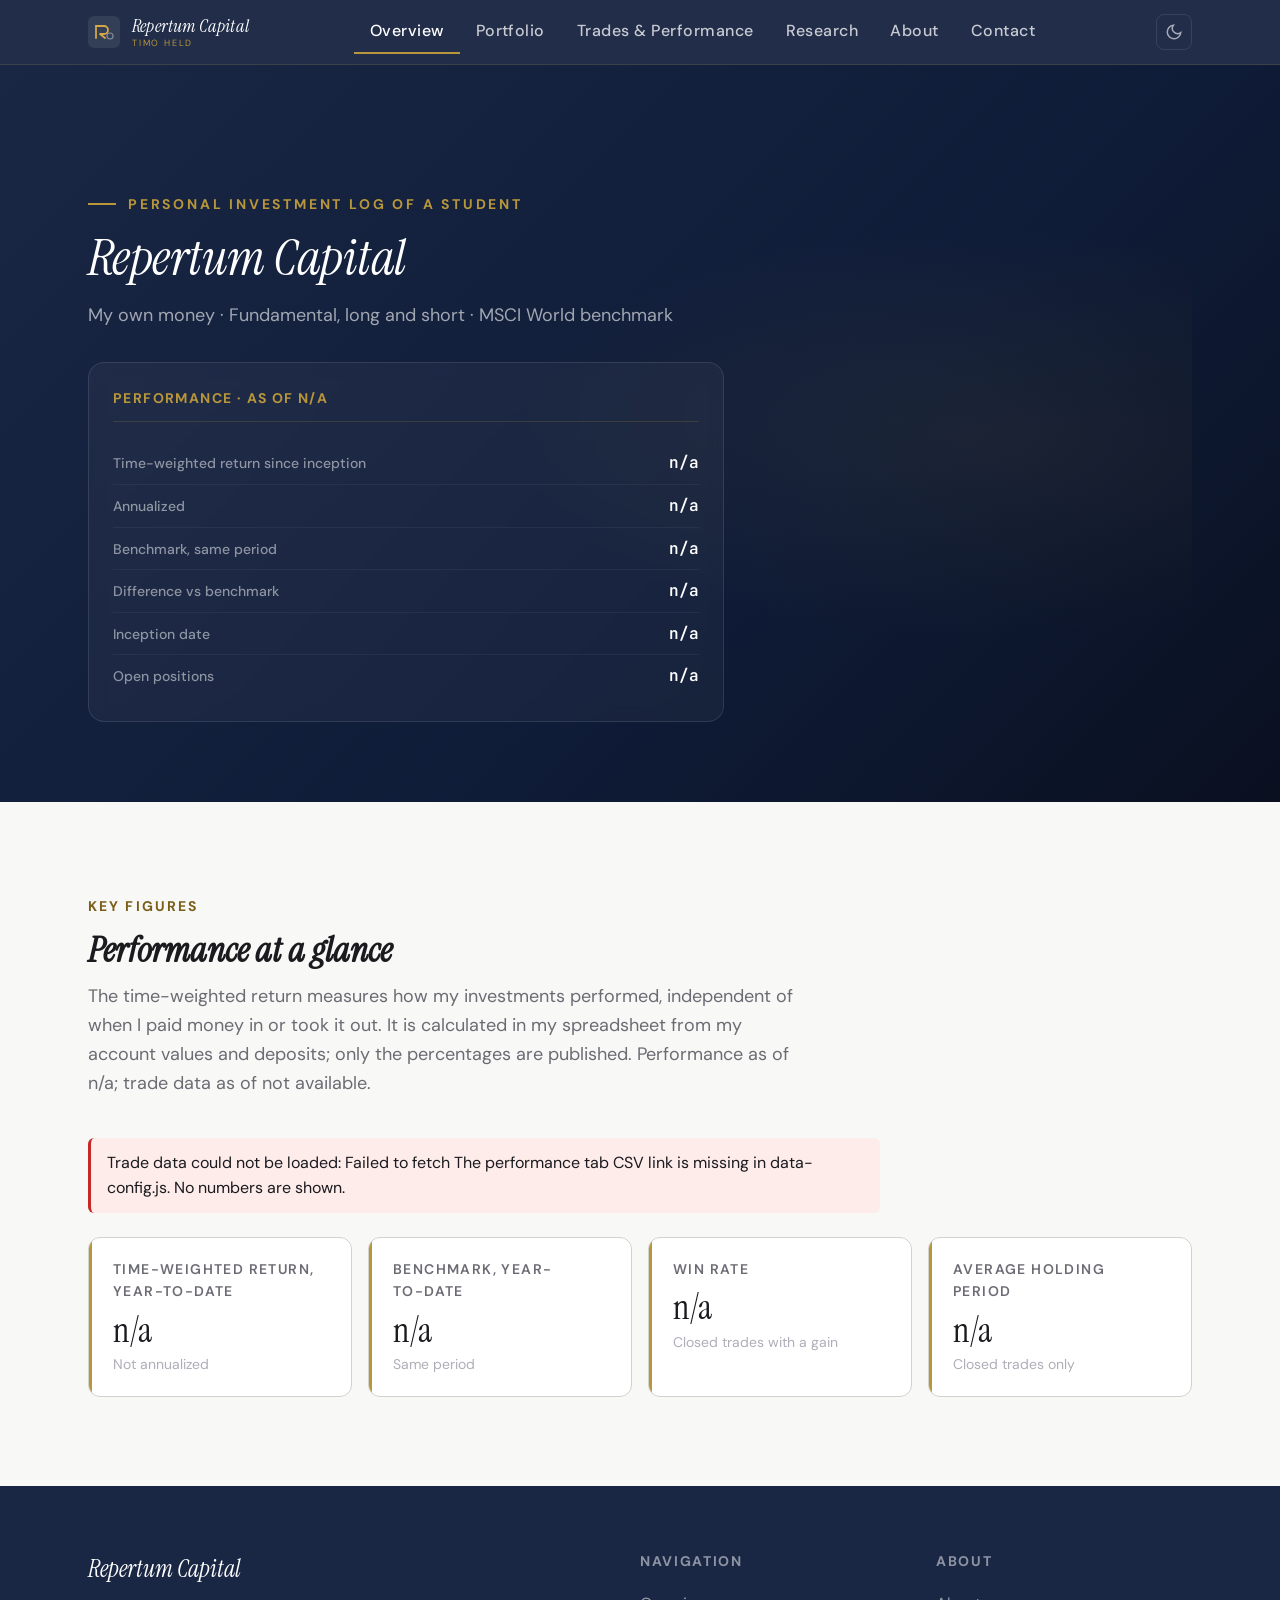
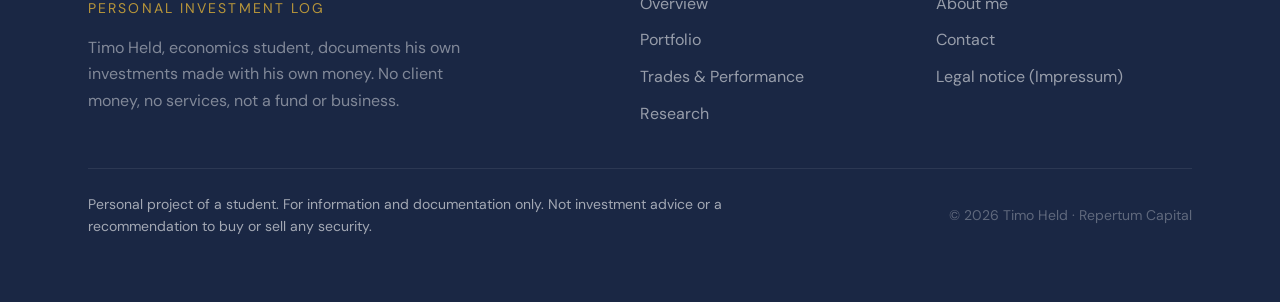
<file: index.html>
<!DOCTYPE html>
<html lang="en" data-theme="light">
<head>
  <meta charset="UTF-8" />
  <meta name="viewport" content="width=device-width, initial-scale=1.0" />
  <title>Overview | Repertum Capital</title>
  <meta name="description" content="Repertum Capital: the personal investment log of an economics student who invests his own money. Not investment advice." />
  <link rel="preconnect" href="https://fonts.googleapis.com" />
  <link rel="preconnect" href="https://fonts.gstatic.com" crossorigin />
  <link href="https://fonts.googleapis.com/css2?family=Instrument+Serif:ital@0;1&family=DM+Sans:wght@300;400;500;700&family=JetBrains+Mono:wght@400;600&display=swap" rel="stylesheet" />
  <link rel="stylesheet" href="style.css" />
</head>
<body>
  <nav class="nav" role="navigation" aria-label="Main navigation">
    <div class="container">
      <div class="nav__inner">
        <a href="index.html" class="nav__logo">
          <svg width="32" height="32" viewBox="0 0 32 32" fill="none">
           <rect width="32" height="32" rx="6" fill="rgba(255,255,255,0.08)"/>
            <path d="M8 22V10h8a4 4 0 0 1 0 8h-4l5 4" stroke="#D4A847" stroke-width="1.8" stroke-linecap="round" stroke-linejoin="round" fill="none"/>
            <path d="M8 10h8" stroke="#D4A847" stroke-width="1.8" stroke-linecap="round" fill="none"/>
            <circle cx="22" cy="20" r="3" stroke="rgba(255,255,255,0.4)" stroke-width="1.2" fill="none"/>
          </svg>
          <span class="nav__logo-text">Repertum Capital<span class="nav__logo-sub">Timo Held</span></span>
        </a>

        <ul class="nav__links" role="list">
          <li><a href="index.html">Overview</a></li>
          <li><a href="portfolio.html">Portfolio</a></li>
          <li><a href="trades.html">Trades & Performance</a></li>
          <li><a href="research.html">Research</a></li>
          <li><a href="about.html">About</a></li>
          <li><a href="contact.html">Contact</a></li>
        </ul>

        <div class="nav__actions">
          <button class="theme-toggle" data-theme-toggle aria-label="Toggle theme"></button>
          <button class="nav__hamburger" aria-label="Open menu" aria-expanded="false">
            <span></span><span></span><span></span>
          </button>
        </div>
      </div>
    </div>

    <nav class="nav__mobile" aria-label="Mobile navigation">
      <a href="index.html">Overview</a>
      <a href="portfolio.html">Portfolio</a>
      <a href="trades.html">Trades & Performance</a>
      <a href="research.html">Research</a>
      <a href="about.html">About</a>
      <a href="contact.html">Contact</a>
    </nav>
  </nav>

  <section class="section--hero">
  <div class="container">
    <div class="hero">
      <div class="hero-grid">
        <div>
          <p class="hero-eyebrow">Personal investment log of a student</p>

          <h1 class="hero__title animate-fade-up">
            Repertum Capital
          </h1>

          <p class="hero__tagline animate-fade-up animate-delay-1">
            My own money · Fundamental, long and short · MSCI World benchmark
          </p>

        <div class="overview-card" style="margin-top: var(--space-8);">
          <p class="overview-card__header">Performance · as of <span data-performance-as-of>loading…</span></p>
          <div class="overview-stat"><span class="overview-stat__label">Time-weighted return since inception</span><span class="overview-stat__value" id="snapshotTwr" data-metric>…</span></div>
          <div class="overview-stat"><span class="overview-stat__label">Annualized</span><span class="overview-stat__value" id="snapshotTwrAnnualized" data-metric>…</span></div>
          <div class="overview-stat"><span class="overview-stat__label" id="snapshotBenchmarkLabel">Benchmark, same period</span><span class="overview-stat__value" id="snapshotBenchmark" data-metric>…</span></div>
          <div class="overview-stat"><span class="overview-stat__label">Difference vs benchmark</span><span class="overview-stat__value" id="snapshotDifference" data-metric>…</span></div>
          <div class="overview-stat"><span class="overview-stat__label">Inception date</span><span class="overview-stat__value" data-inception-date>…</span></div>
          <div class="overview-stat"><span class="overview-stat__label">Open positions</span><span class="overview-stat__value" id="snapshotPositions" data-metric>…</span></div>
        </div>
      </div>
    </div>
  </section>

  <section class="section">
    <div class="container">
      <div class="section-header">
        <span class="section-label">Key figures</span>
        <h2 class="section-title">Performance at a glance</h2>
        <p class="section-desc">The time-weighted return measures how my investments performed, independent of when I paid money in or took it out. It is calculated in my spreadsheet from my account values and deposits; only the percentages are published. Performance as of <span data-performance-as-of>loading…</span>; trade data as of <span data-as-of>loading…</span>.</p>
      </div>

      <div class="data-status" data-data-status hidden></div>

      <div class="kpi-grid">
        <div class="kpi-card">
          <p class="kpi-card__label">Time-weighted return, year-to-date</p>
          <p class="kpi-card__value" id="kpiTwrYtd" data-metric>…</p>
          <p class="kpi-card__note" id="kpiTwrYtdNote">Not annualized</p>
        </div>

        <div class="kpi-card">
          <p class="kpi-card__label" id="kpiBenchmarkYtdLabel">Benchmark, year-to-date</p>
          <p class="kpi-card__value" id="kpiBenchmarkYtd" data-metric>…</p>
          <p class="kpi-card__note">Same period</p>
        </div>

        <div class="kpi-card">
          <p class="kpi-card__label">Win rate</p>
          <p class="kpi-card__value" id="kpiWinRate" data-metric>…</p>
          <p class="kpi-card__note" id="kpiWinRateNote">Closed trades with a gain</p>
        </div>

        <div class="kpi-card">
          <p class="kpi-card__label">Average holding period</p>
          <p class="kpi-card__value" id="kpiAvgHolding" data-metric>…</p>
          <p class="kpi-card__note">Closed trades only</p>
        </div>
      </div>
    </div>
  </section>

  <footer class="footer">
    <div class="container">
      <div class="footer__grid">
        <div>
          <p class="footer__brand-name">Repertum Capital</p>
          <p class="footer__brand-tagline">Personal investment log</p>
          <p class="footer__brand-desc">Timo Held, economics student, documents his own investments made with his own money. No client money, no services, not a fund or business.</p>
        </div>
        <div>
          <p class="footer__col-title">Navigation</p>
          <ul class="footer__links">
            <li><a href="index.html">Overview</a></li>
            <li><a href="portfolio.html">Portfolio</a></li>
            <li><a href="trades.html">Trades &amp; Performance</a></li>
            <li><a href="research.html">Research</a></li>
          </ul>
        </div>
        <div>
          <p class="footer__col-title">About</p>
          <ul class="footer__links">
            <li><a href="about.html">About me</a></li>
            <li><a href="contact.html">Contact</a></li>
            <li><a href="contact.html#impressum">Legal notice (Impressum)</a></li>
          </ul>
        </div>
      </div>
      <div class="footer__bottom">
        <p class="footer__disclaimer">Personal project of a student. For information and documentation only. Not investment advice or a recommendation to buy or sell any security.</p>
        <p class="footer__legal">&copy; 2026 Timo Held &middot; Repertum Capital</p>
      </div>
    </div>
  </footer>

  <script src="data-config.js"></script>
  <script src="trade-data.js"></script>
  <script src="nav.js"></script>
  <script>
    tradeData.initTradeData(({ metrics: m, performance: p }) => {
      const t = tradeData;
      const bench = p.benchmarkName || "Benchmark";
      t.setValue("snapshotTwr", t.formatPercent(p.twrSinceInception), p.twrSinceInception);
      t.setValue("snapshotTwrAnnualized",
        p.isAtLeastOneYear ? t.formatPercent(p.twrAnnualized)
          : Number.isFinite(p.periodDays) ? "not shown (under one year)" : t.NA,
        p.twrAnnualized);
      t.setValue("snapshotBenchmarkLabel", `${bench}, same period`);
      t.setValue("snapshotBenchmark", t.formatPercent(p.benchmarkSinceInception), p.benchmarkSinceInception);
      t.setValue("snapshotDifference", Number.isFinite(p.differenceSinceInception) ? `${t.formatPercent(p.differenceSinceInception).replace("%", "")} pp` : t.NA, p.differenceSinceInception);
      t.setValue("snapshotPositions", String(m.openCount));

      t.setValue("kpiTwrYtd", t.formatPercent(p.twrYtd), p.twrYtd);
      t.setValue("kpiBenchmarkYtdLabel", `${bench}, year-to-date`);
      t.setValue("kpiBenchmarkYtd", t.formatPercent(p.benchmarkYtd), p.benchmarkYtd);
      t.setValue("kpiWinRate", Number.isFinite(m.winRatePct) ? `${t.formatNumber(m.winRatePct, 0)}%` : t.NA);
      t.setValue("kpiWinRateNote", `${m.closedWinners} of ${m.validClosedCount} closed trades with a gain`);
      t.setValue("kpiAvgHolding", Number.isFinite(m.avgHoldingDays) ? `${t.formatNumber(m.avgHoldingDays, 0)} days` : t.NA);
    });
  </script>
</body>
</html>
</file>
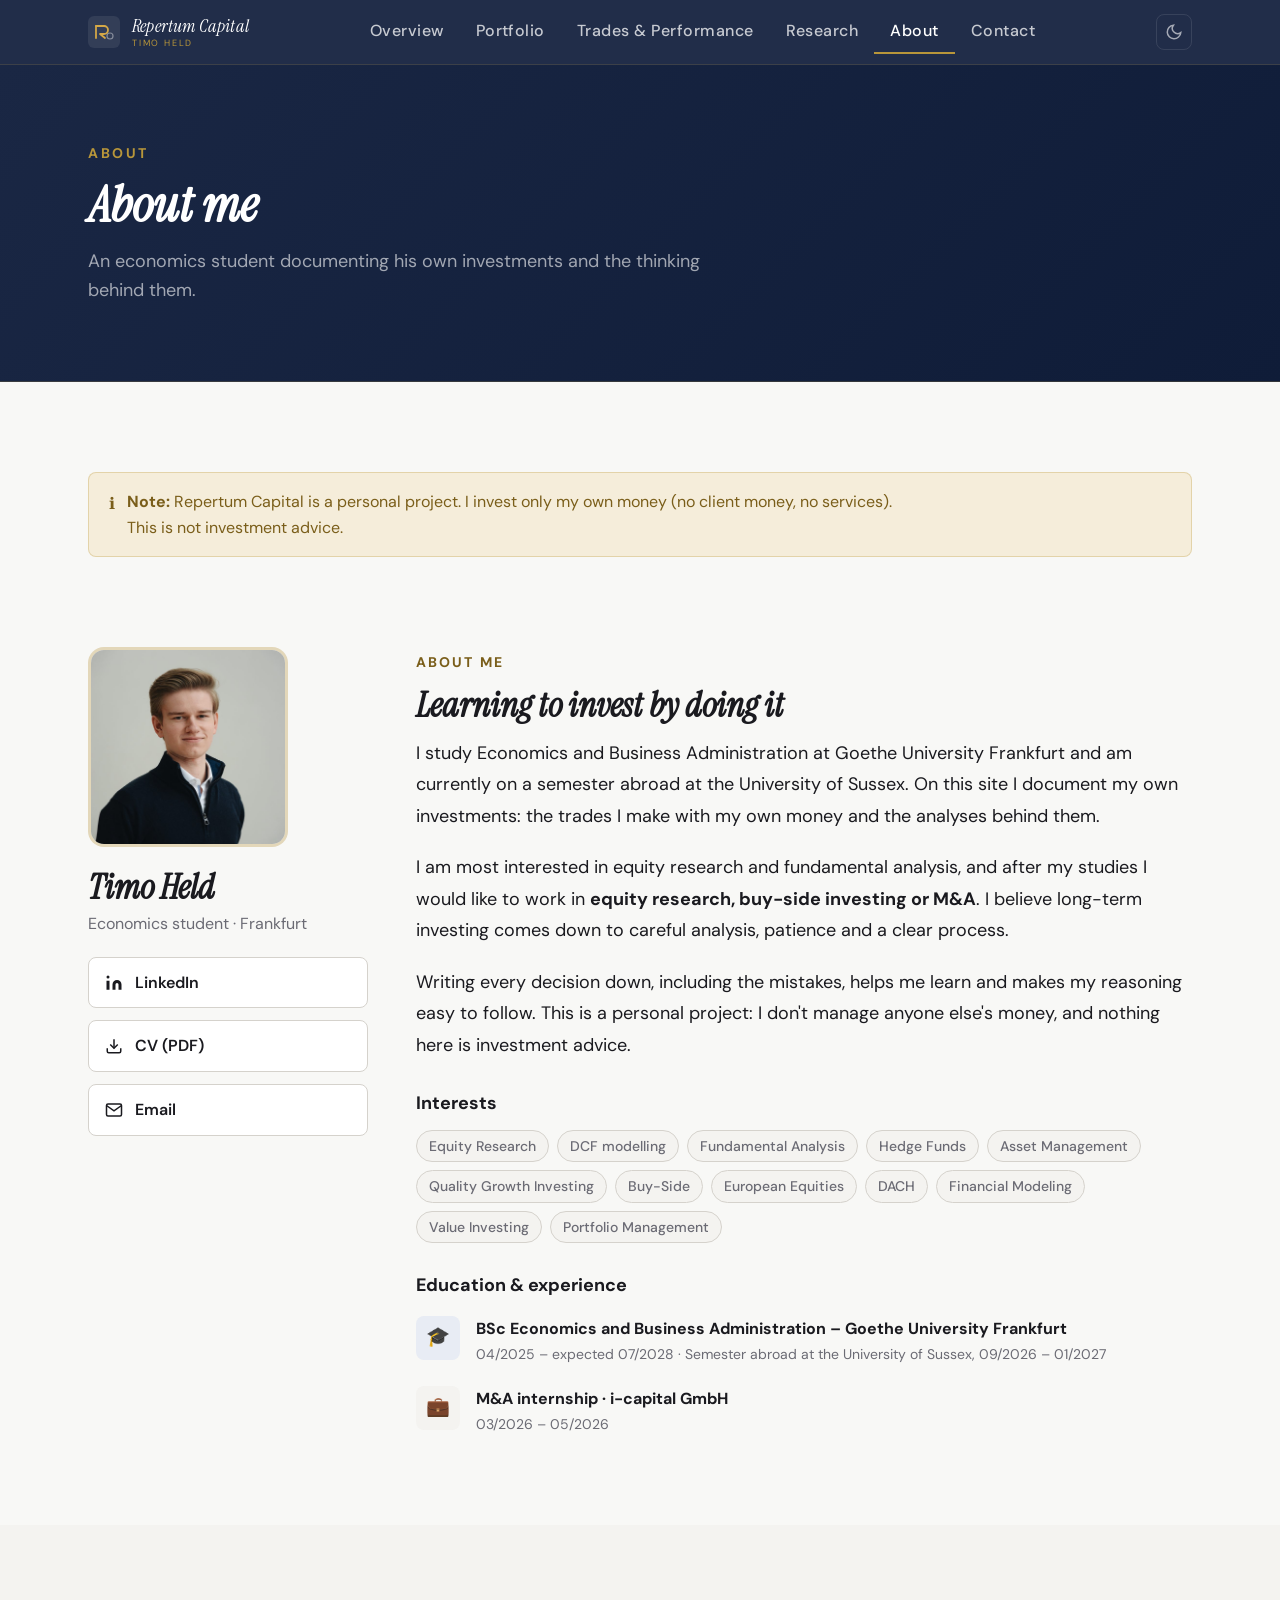
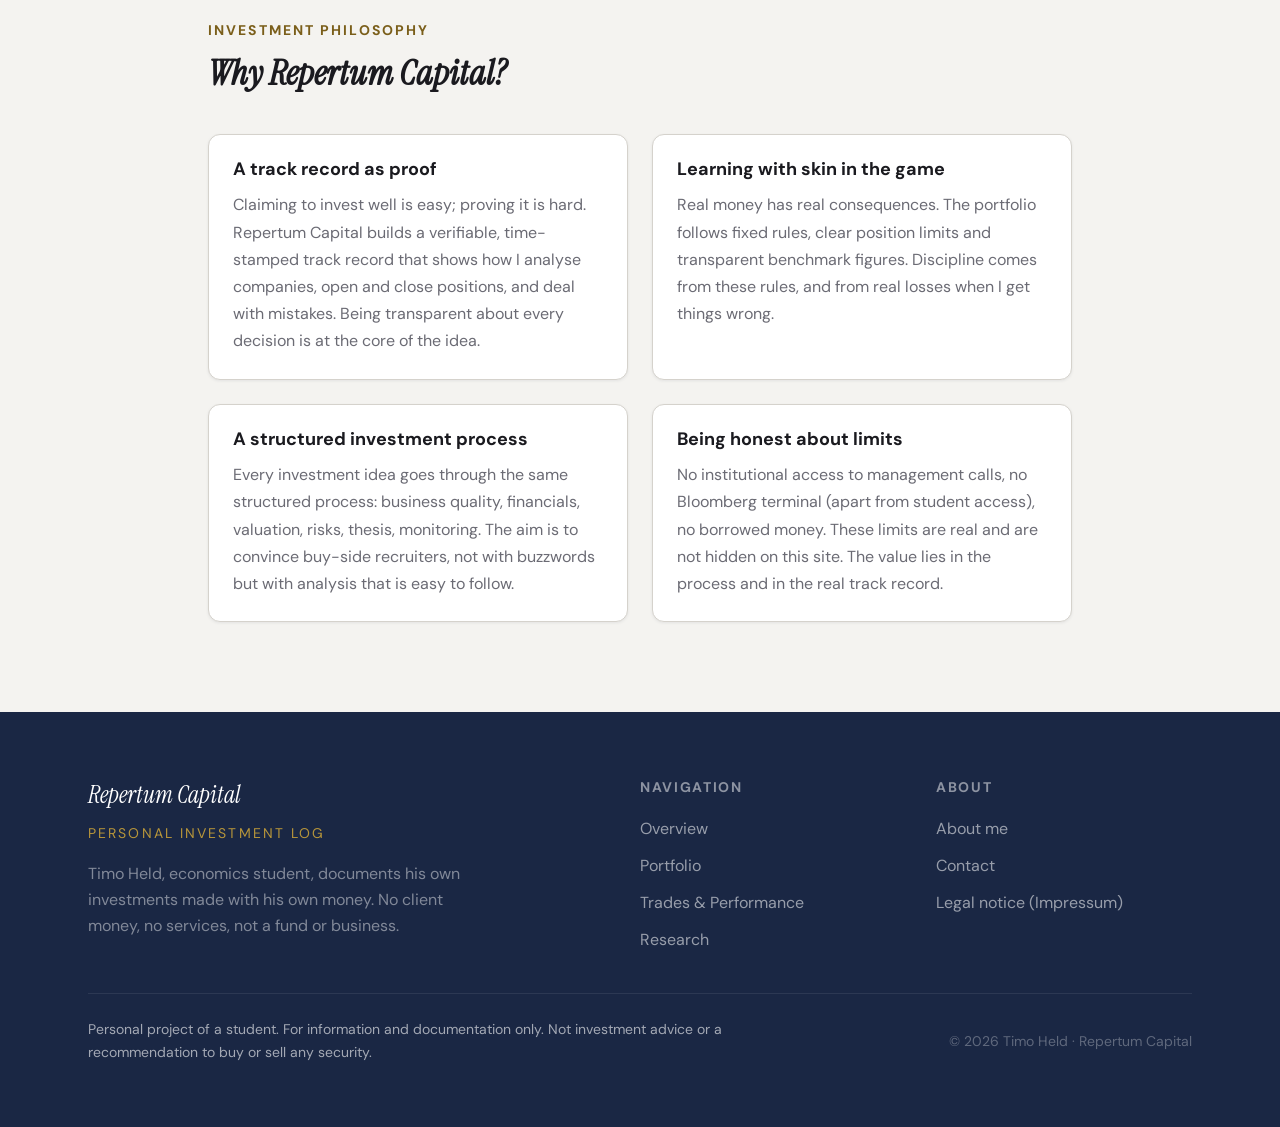
<file: about.html>
<!DOCTYPE html>
<html lang="en" data-theme="light">
<head>

<meta name="generator" content="Perplexity Computer">
<meta name="author" content="Perplexity Computer">
<meta property="og:see_also" content="https://www.perplexity.ai/computer">
<link rel="author" href="https://www.perplexity.ai/computer">
<meta charset="UTF-8">
<meta name="viewport" content="width=device-width, initial-scale=1.0">
<title>About me | Repertum Capital</title>
<meta name="description" content="About Timo Held, economics student at Goethe University Frankfurt, who documents his own investments on Repertum Capital. Not investment advice.">
<link rel="preconnect" href="https://fonts.googleapis.com">
<link rel="preconnect" href="https://fonts.gstatic.com" crossorigin>
<link href="https://fonts.googleapis.com/css2?family=Instrument+Serif:ital@0;1&family=DM+Sans:ital,opsz,wght@0,9..40,300..700;1,9..40,300..400&family=JetBrains+Mono:wght@400;600&display=swap" rel="stylesheet">
<link rel="stylesheet" href="style.css">
</head>
<body>

<!-- ══ NAVIGATION ══════════════════════════════════════════ -->
<nav class="nav" role="navigation">
  <div class="container">
    <div class="nav__inner">
      <a href="index.html" class="nav__logo">
        <svg width="32" height="32" viewBox="0 0 32 32" fill="none">
          <rect width="32" height="32" rx="6" fill="rgba(255,255,255,0.08)"/>
          <path d="M8 22V10h8a4 4 0 0 1 0 8h-4l5 4" stroke="#D4A847" stroke-width="1.8" stroke-linecap="round" stroke-linejoin="round" fill="none"/>
          <path d="M8 10h8" stroke="#D4A847" stroke-width="1.8" stroke-linecap="round" fill="none"/>
          <circle cx="22" cy="20" r="3" stroke="rgba(255,255,255,0.4)" stroke-width="1.2" fill="none"/>
        </svg>
        <span class="nav__logo-text">Repertum Capital<span class="nav__logo-sub">Timo Held</span></span>
      </a>
      <ul class="nav__links" role="list">
        <li><a href="index.html">Overview</a></li>
        <li><a href="portfolio.html">Portfolio</a></li>
        <li><a href="trades.html">Trades &amp; Performance</a></li>
        <li><a href="research.html">Research</a></li>
        <li><a href="about.html">About</a></li>
        <li><a href="contact.html">Contact</a></li>
      </ul>
      <div class="nav__actions">
        <button class="theme-toggle" data-theme-toggle aria-label="Toggle theme"></button>
        <button class="nav__hamburger" aria-label="Open menu" aria-expanded="false"><span></span><span></span><span></span></button>
      </div>
    </div>
  </div>
  <nav class="nav__mobile">
    <a href="index.html">Overview</a><a href="portfolio.html">Portfolio</a><a href="trades.html">Trades &amp; Performance</a><a href="research.html">Research</a><a href="about.html">About</a><a href="contact.html">Contact</a>
  </nav>
</nav>

<!-- ══ PAGE HERO ════════════════════════════════════════════ -->
<section class="page-hero">
  <div class="container">
    <p class="page-hero__eyebrow">About</p>
    <h1 class="page-hero__title">About me</h1>
    <p class="page-hero__desc">An economics student documenting his own investments and the thinking behind them.</p>
  </div>
</section>

<main>

  <!-- Disclaimer -->
  <section class="section" style="padding-bottom:0;">
    <div class="container">
      <div class="disclaimer">
        <span class="disclaimer__icon">ℹ</span>
        <p><strong>Note:</strong> Repertum Capital is a personal project. I invest only my own money (no client money, no services). This is not investment advice.</p>
      </div>
    </div>
  </section>

  <!-- About Section -->
  <section class="section">
    <div class="container">
      <div class="about-grid">

        <!-- Sidebar -->
        <div>
          <div class="about-avatar">
            <img src="assets/profile/timo-held.jpg" alt="Portrait of Timo Held" width="200" height="200">
          </div>
          <h2 style="font-family:var(--font-display);font-style:italic;font-size:var(--text-xl);margin-bottom:var(--space-1);">Timo Held</h2>
          <p style="font-size:var(--text-sm);color:var(--color-text-muted);margin-bottom:var(--space-5);">Economics student · Frankfurt</p>

          <div class="about-links">
            <a href="https://www.linkedin.com/in/timo-held-310971251" class="about-link" target="_blank" rel="noopener noreferrer">
              <svg width="18" height="18" viewBox="0 0 24 24" fill="currentColor" aria-hidden="true"><path d="M16 8a6 6 0 0 1 6 6v7h-4v-7a2 2 0 0 0-2-2 2 2 0 0 0-2 2v7h-4v-7a6 6 0 0 1 6-6zM2 9h4v12H2z"/><circle cx="4" cy="4" r="2"/></svg>
              LinkedIn
            </a>
            <a href="assets/CV/Timo_Held_CV.pdf" class="about-link" download>
              <svg width="18" height="18" viewBox="0 0 24 24" fill="none" stroke="currentColor" stroke-width="2" aria-hidden="true"><path d="M21 15v4a2 2 0 0 1-2 2H5a2 2 0 0 1-2-2v-4"/><polyline points="7 10 12 15 17 10"/><line x1="12" y1="15" x2="12" y2="3"/></svg>
              CV (PDF)
            </a>
            <a href="mailto:info@repertumcapital.com" class="about-link">
              <svg width="18" height="18" viewBox="0 0 24 24" fill="none" stroke="currentColor" stroke-width="2" aria-hidden="true"><path d="M4 4h16c1.1 0 2 .9 2 2v12c0 1.1-.9 2-2 2H4c-1.1 0-2-.9-2-2V6c0-1.1.9-2 2-2z"/><polyline points="22,6 12,13 2,6"/></svg>
              Email
            </a>
          </div>
        </div>

        <!-- Main Content -->
        <div>
          <span class="section-label">About me</span>
          <h2 class="section-title">Learning to invest by doing it</h2>

          <div style="font-size:var(--text-base);line-height:1.75;color:var(--color-text);">
            <p style="margin-bottom:var(--space-5);">I study Economics and Business Administration at Goethe University Frankfurt and am currently on a semester abroad at the University of Sussex. On this site I document my own investments: the trades I make with my own money and the analyses behind them.</p>

            <p style="margin-bottom:var(--space-5);">I am most interested in equity research and fundamental analysis, and after my studies I would like to work in <strong>equity research, buy-side investing or M&amp;A</strong>. I believe long-term investing comes down to careful analysis, patience and a clear process.</p>

            <p style="margin-bottom:var(--space-5);">Writing every decision down, including the mistakes, helps me learn and makes my reasoning easy to follow. This is a personal project: I don't manage anyone else's money, and nothing here is investment advice.</p>
          </div>

          <!-- Skills / interests -->
          <div style="margin-top:var(--space-8);">
            <h3 style="font-size:var(--text-base);font-weight:700;margin-bottom:var(--space-4);">Interests</h3>
            <div class="tag-cloud">
              <span class="tag">Equity Research</span>
              <span class="tag">DCF modelling</span>
              <span class="tag">Fundamental Analysis</span>
              <span class="tag">Hedge Funds</span>
              <span class="tag">Asset Management</span>
              <span class="tag">Quality Growth Investing</span>
              <span class="tag">Buy-Side</span>
              <span class="tag">European Equities</span>
              <span class="tag">DACH</span>
              <span class="tag">Financial Modeling</span>
              <span class="tag">Value Investing</span>
              <span class="tag">Portfolio Management</span>
            </div>
          </div>

          <!-- Education -->
          <div style="margin-top:var(--space-8);">
            <h3 style="font-size:var(--text-base);font-weight:700;margin-bottom:var(--space-5);">Education &amp; experience</h3>
            <div style="display:flex;flex-direction:column;gap:var(--space-5);">
              <div style="display:grid;grid-template-columns:auto 1fr;gap:var(--space-4);align-items:start;">
                <div style="width:44px;height:44px;background:var(--color-primary-light);border-radius:var(--radius-md);display:flex;align-items:center;justify-content:center;font-size:1.2rem;flex-shrink:0;">🎓</div>
                <div>
                  <p style="font-weight:700;font-size:var(--text-sm);margin-bottom:2px;">BSc Economics and Business Administration – Goethe University Frankfurt</p>
                  <p style="font-size:var(--text-xs);color:var(--color-text-muted);">04/2025 – expected 07/2028 · Semester abroad at the University of Sussex, 09/2026 – 01/2027</p>
                </div>
              </div>
              <div style="display:grid;grid-template-columns:auto 1fr;gap:var(--space-4);align-items:start;">
                <div style="width:44px;height:44px;background:var(--color-surface-2);border-radius:var(--radius-md);display:flex;align-items:center;justify-content:center;font-size:1.2rem;flex-shrink:0;">💼</div>
                <div>
                  <p style="font-weight:700;font-size:var(--text-sm);margin-bottom:2px;">M&amp;A internship · i-capital GmbH</p>
                  <p style="font-size:var(--text-xs);color:var(--color-text-muted);">03/2026 – 05/2026</p>
                </div>
              </div>
            </div>
          </div>
        </div>
      </div>
    </div>
  </section>

  <!-- ══ INVESTMENT PHILOSOPHY ══ -->
  <section class="section section--alt">
    <div class="container container--default">
      <div class="section-header">
        <span class="section-label">Investment Philosophy</span>
        <h2 class="section-title">Why Repertum Capital?</h2>
      </div>

      <div class="grid-2">
        <div class="card">
          <h3 style="font-size:var(--text-base);font-weight:700;margin-bottom:var(--space-3);">A track record as proof</h3>
          <p style="font-size:var(--text-sm);color:var(--color-text-muted);line-height:1.7;">Claiming to invest well is easy; proving it is hard. Repertum Capital builds a verifiable, time-stamped track record that shows how I analyse companies, open and close positions, and deal with mistakes. Being transparent about every decision is at the core of the idea.</p>
        </div>
        <div class="card">
          <h3 style="font-size:var(--text-base);font-weight:700;margin-bottom:var(--space-3);">Learning with skin in the game</h3>
          <p style="font-size:var(--text-sm);color:var(--color-text-muted);line-height:1.7;">Real money has real consequences. The portfolio follows fixed rules, clear position limits and transparent benchmark figures. Discipline comes from these rules, and from real losses when I get things wrong.</p>
        </div>
        <div class="card">
          <h3 style="font-size:var(--text-base);font-weight:700;margin-bottom:var(--space-3);">A structured investment process</h3>
          <p style="font-size:var(--text-sm);color:var(--color-text-muted);line-height:1.7;">Every investment idea goes through the same structured process: business quality, financials, valuation, risks, thesis, monitoring. The aim is to convince buy-side recruiters, not with buzzwords but with analysis that is easy to follow.</p>
        </div>
        <div class="card">
          <h3 style="font-size:var(--text-base);font-weight:700;margin-bottom:var(--space-3);">Being honest about limits</h3>
          <p style="font-size:var(--text-sm);color:var(--color-text-muted);line-height:1.7;">No institutional access to management calls, no Bloomberg terminal (apart from student access), no borrowed money. These limits are real and are not hidden on this site. The value lies in the process and in the real track record.</p>
        </div>
      </div>
    </div>
  </section>

</main>

<!-- ══ FOOTER ════════════════════════════════════════════════ -->
<footer class="footer">
  <div class="container">
    <div class="footer__grid">
      <div>
        <p class="footer__brand-name">Repertum Capital</p>
        <p class="footer__brand-tagline">Personal investment log</p>
        <p class="footer__brand-desc">Timo Held, economics student, documents his own investments made with his own money. No client money, no services, not a fund or business.</p>
      </div>
      <div>
        <p class="footer__col-title">Navigation</p>
        <ul class="footer__links">
          <li><a href="index.html">Overview</a></li>
          <li><a href="portfolio.html">Portfolio</a></li>
          <li><a href="trades.html">Trades &amp; Performance</a></li>
          <li><a href="research.html">Research</a></li>
        </ul>
      </div>
      <div>
        <p class="footer__col-title">About</p>
        <ul class="footer__links">
          <li><a href="about.html">About me</a></li>
          <li><a href="contact.html">Contact</a></li>
          <li><a href="contact.html#impressum">Legal notice (Impressum)</a></li>
        </ul>
      </div>
    </div>
    <div class="footer__bottom">
      <p class="footer__disclaimer">Personal project of a student. For information and documentation only. Not investment advice or a recommendation to buy or sell any security.</p>
      <p class="footer__legal">&copy; 2026 Timo Held &middot; Repertum Capital</p>
    </div>
  </div>
</footer>

<script src="nav.js"></script>
</body>
</html>
</file>
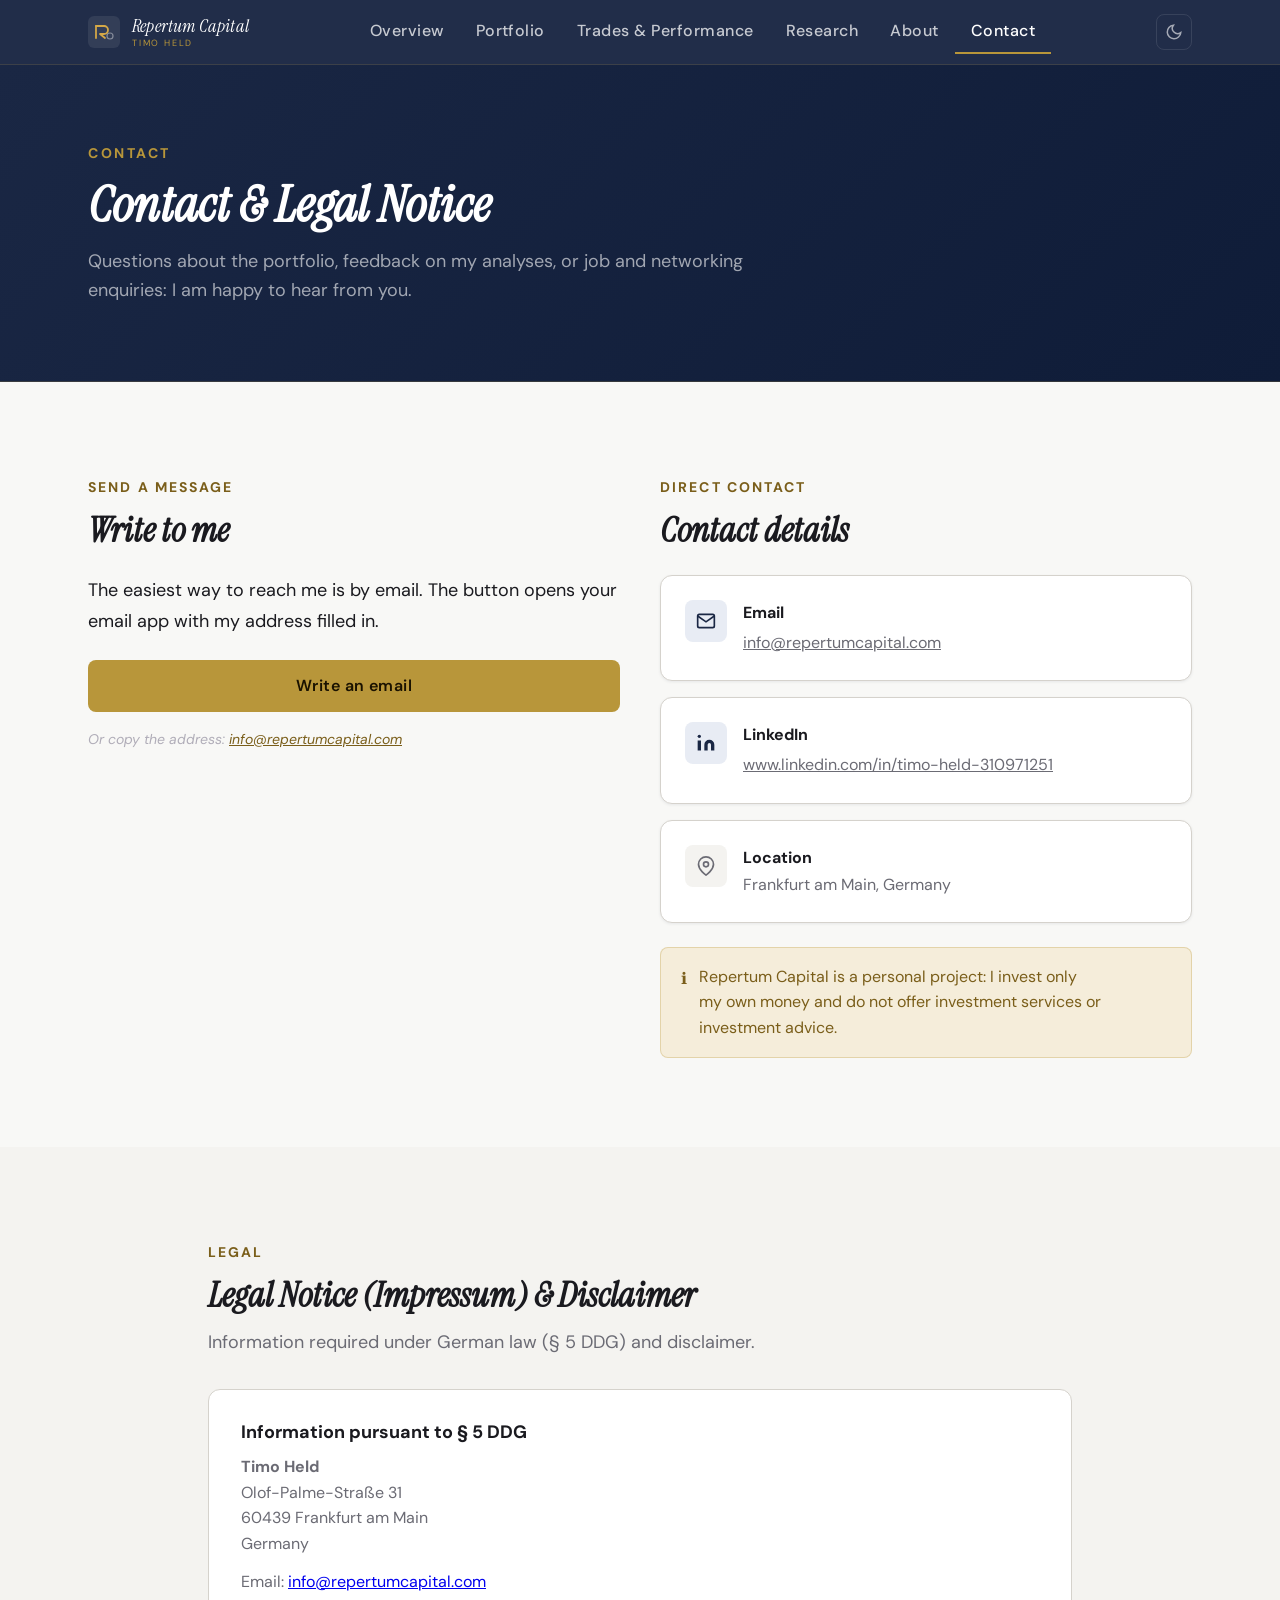
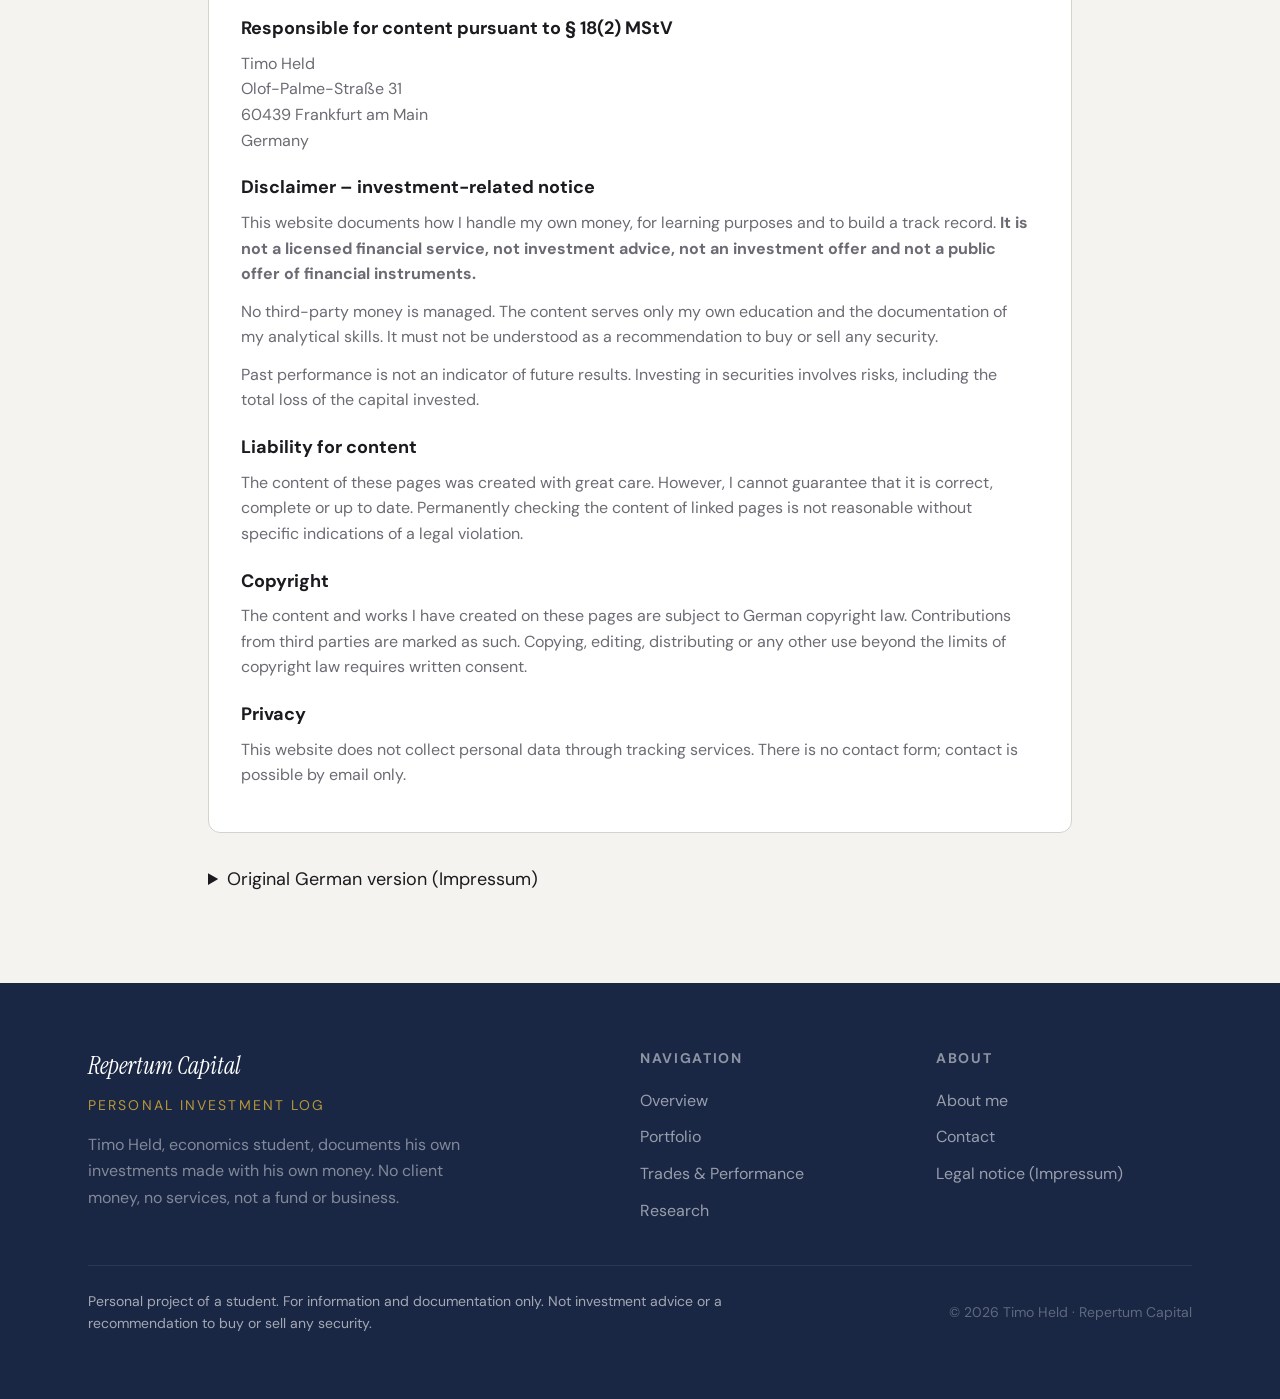
<file: contact.html>
<!DOCTYPE html>
<html lang="en" data-theme="light">
<head>

<meta name="generator" content="Perplexity Computer">
<meta name="author" content="Perplexity Computer">
<meta property="og:see_also" content="https://www.perplexity.ai/computer">
<link rel="author" href="https://www.perplexity.ai/computer">
<meta charset="UTF-8">
<meta name="viewport" content="width=device-width, initial-scale=1.0">
<title>Contact &amp; Legal Notice | Repertum Capital</title>
<meta name="description" content="Contact Timo Held by email, plus the legal notice (Impressum) and disclaimer of Repertum Capital, a student's personal investment log.">
<link rel="preconnect" href="https://fonts.googleapis.com">
<link rel="preconnect" href="https://fonts.gstatic.com" crossorigin>
<link href="https://fonts.googleapis.com/css2?family=Instrument+Serif:ital@0;1&family=DM+Sans:ital,opsz,wght@0,9..40,300..700;1,9..40,300..400&family=JetBrains+Mono:wght@400;600&display=swap" rel="stylesheet">
<link rel="stylesheet" href="style.css">
</head>
<body>

<!-- ══ NAVIGATION ══════════════════════════════════════════ -->
<nav class="nav" role="navigation">
  <div class="container">
    <div class="nav__inner">
      <a href="index.html" class="nav__logo">
        <svg width="32" height="32" viewBox="0 0 32 32" fill="none">
          <rect width="32" height="32" rx="6" fill="rgba(255,255,255,0.08)"/>
          <path d="M8 22V10h8a4 4 0 0 1 0 8h-4l5 4" stroke="#D4A847" stroke-width="1.8" stroke-linecap="round" stroke-linejoin="round" fill="none"/>
          <path d="M8 10h8" stroke="#D4A847" stroke-width="1.8" stroke-linecap="round" fill="none"/>
          <circle cx="22" cy="20" r="3" stroke="rgba(255,255,255,0.4)" stroke-width="1.2" fill="none"/>
        </svg>
        <span class="nav__logo-text">Repertum Capital<span class="nav__logo-sub">Timo Held</span></span>
      </a>
      <ul class="nav__links" role="list">
        <li><a href="index.html">Overview</a></li>
        <li><a href="portfolio.html">Portfolio</a></li>
        <li><a href="trades.html">Trades &amp; Performance</a></li>
        <li><a href="research.html">Research</a></li>
        <li><a href="about.html">About</a></li>
        <li><a href="contact.html">Contact</a></li>
      </ul>
      <div class="nav__actions">
        <button class="theme-toggle" data-theme-toggle aria-label="Toggle theme"></button>
        <button class="nav__hamburger" aria-label="Open menu" aria-expanded="false"><span></span><span></span><span></span></button>
      </div>
    </div>
  </div>
  <nav class="nav__mobile">
    <a href="index.html">Overview</a><a href="portfolio.html">Portfolio</a><a href="trades.html">Trades &amp; Performance</a><a href="research.html">Research</a><a href="about.html">About</a><a href="contact.html">Contact</a>
  </nav>
</nav>

<!-- ══ PAGE HERO ════════════════════════════════════════════ -->
<section class="page-hero">
  <div class="container">
    <p class="page-hero__eyebrow">Contact</p>
    <h1 class="page-hero__title">Contact &amp; Legal Notice</h1>
    <p class="page-hero__desc">Questions about the portfolio, feedback on my analyses, or job and networking enquiries: I am happy to hear from you.</p>
  </div>
</section>

<main>
  <section class="section">
    <div class="container">
      <div class="grid-2" style="align-items:start;gap:var(--space-10);">

        <!-- Contact via email (no form, no third-party form service) -->
        <div>
          <span class="section-label">Send a message</span>
          <h2 class="section-title">Write to me</h2>

          <p style="margin-top: var(--space-6); line-height: 1.7;">
            The easiest way to reach me is by email. The button opens your email app with my address filled in.
          </p>

          <a href="mailto:info@repertumcapital.com?subject=Repertum%20Capital%20%E2%80%93%20Contact" class="btn btn--primary" style="width: 100%; justify-content: center; margin-top: var(--space-6);">
            Write an email
          </a>

          <p class="note" style="margin-top:var(--space-4);">
            Or copy the address:
            <a href="mailto:info@repertumcapital.com" style="color:var(--color-gold-text);">info@repertumcapital.com</a>
          </p>
        </div>

        <!-- Contact Info + Social -->
        <div>
          <span class="section-label">Direct contact</span>
          <h2 class="section-title">Contact details</h2>

          <div style="display:flex;flex-direction:column;gap:var(--space-4);margin-top:var(--space-6);">
            <!-- ⚠ Check contact details -->
            <div class="card" style="display:flex;gap:var(--space-4);align-items:flex-start;">
              <div style="width:42px;height:42px;background:var(--color-primary-light);border-radius:var(--radius-md);display:flex;align-items:center;justify-content:center;flex-shrink:0;">
                <svg width="20" height="20" viewBox="0 0 24 24" fill="none" stroke="var(--color-primary)" stroke-width="2"><path d="M4 4h16c1.1 0 2 .9 2 2v12c0 1.1-.9 2-2 2H4c-1.1 0-2-.9-2-2V6c0-1.1.9-2 2-2z"/><polyline points="22,6 12,13 2,6"/></svg>
              </div>
              <div>
                <p style="font-weight:700;font-size:var(--text-sm);margin-bottom:2px;">Email</p>
                <a href="mailto:info@repertumcapital.com" style="font-size:var(--text-sm);color:var(--color-text-muted);">info@repertumcapital.com</a>
              </div>
            </div>

            <div class="card" style="display:flex;gap:var(--space-4);align-items:flex-start;">
              <div style="width:42px;height:42px;background:var(--color-primary-light);border-radius:var(--radius-md);display:flex;align-items:center;justify-content:center;flex-shrink:0;">
                <svg width="20" height="20" viewBox="0 0 24 24" fill="var(--color-primary)" aria-hidden="true"><path d="M16 8a6 6 0 0 1 6 6v7h-4v-7a2 2 0 0 0-2-2 2 2 0 0 0-2 2v7h-4v-7a6 6 0 0 1 6-6zM2 9h4v12H2z"/><circle cx="4" cy="4" r="2"/></svg>
              </div>
              <div>
                <p style="font-weight:700;font-size:var(--text-sm);margin-bottom:2px;">LinkedIn</p>
                <a href="https://www.linkedin.com/in/timo-held-310971251" target="_blank" rel="noopener noreferrer" style="font-size:var(--text-sm);color:var(--color-text-muted);">www.linkedin.com/in/timo-held-310971251</a>
              </div>
            </div>

            <div class="card" style="display:flex;gap:var(--space-4);align-items:flex-start;">
              <div style="width:42px;height:42px;background:var(--color-surface-2);border-radius:var(--radius-md);display:flex;align-items:center;justify-content:center;flex-shrink:0;">
                <svg width="20" height="20" viewBox="0 0 24 24" fill="none" stroke="var(--color-text-muted)" stroke-width="2"><path d="M21 10c0 7-9 13-9 13s-9-6-9-13a9 9 0 0 1 18 0z"/><circle cx="12" cy="10" r="3"/></svg>
              </div>
              <div>
                <p style="font-weight:700;font-size:var(--text-sm);margin-bottom:2px;">Location</p>
                <p style="font-size:var(--text-sm);color:var(--color-text-muted);">Frankfurt am Main, Germany</p>
              </div>
            </div>
          </div>

          <div class="disclaimer" style="margin-top:var(--space-6);">
            <span class="disclaimer__icon">ℹ</span>
            <p>Repertum Capital is a personal project: I invest only my own money and do not offer investment services or investment advice.</p>
          </div>
        </div>

      </div>
    </div>
  </section>

  <!-- ══ LEGAL NOTICE (IMPRESSUM) ══════════════════════════════
       ⚠ FOR TIMO TO CHECK (legally relevant, not decided by Claude):
       [L1] Legal basis: the German original cites "§ 5 TMG" and "§ 55 Abs. 2 RStV".
            Both laws were replaced (TMG → DDG since 14 May 2024, RStV → MStV since
            Nov 2020). The English version names the current provisions (§ 5 DDG,
            § 18(2) MStV). Please confirm, and update the German original too.
       [L2] Language: whether an English-only Impressum is sufficient, or the German
            original must stay. Both are kept for now.
       [L3] The second address in the German original reads "lof-Palme-Straße"
            (missing "O"). Fixed in the English version only.
       [L4] Whether § 18(2) MStV (person responsible for journalistic-editorial content)
            applies to the research section at all.
       [L5] The disclaimer wording (no investment advice, risk of total loss) is a
            translation, not legal advice. Check it covers what you want.
       [L6] Privacy: the "Privacy" paragraph below is only a translation of the
            existing short statement. It is NOT a full privacy policy
            (Datenschutzerklärung). The site currently sends visitor IP addresses to:
            GitHub Pages (hosting), Google Fonts, Google Sheets (trade data),
            api.allorigins.win and corsproxy.io (benchmark data, via Yahoo Finance).
            A full policy (GDPR Art. 13) should name these, or they should be removed
            (e.g. self-host fonts). Content to be supplied by you.
  ════════════════════════════════════════════════════════════════ -->
  <section class="section section--alt" id="impressum">
    <div class="container container--default">
      <span class="section-label">Legal</span>
      <h2 class="section-title">Legal Notice (Impressum) &amp; Disclaimer</h2>
      <p class="section-desc">Information required under German law (§ 5 DDG) and disclaimer.</p>

      <div class="impressum-block" style="margin-top:var(--space-8);">
        <h3>Information pursuant to § 5 DDG</h3>
        <p>
          <strong>Timo Held</strong><br>
          Olof-Palme-Straße 31<br>
          60439 Frankfurt am Main<br>
          Germany
        </p>
        <p>
          Email: <a href="mailto:info@repertumcapital.com">info@repertumcapital.com</a>
        </p>

        <h3>Responsible for content pursuant to § 18(2) MStV</h3>
        <p>
          Timo Held<br>
          Olof-Palme-Straße 31<br>
          60439 Frankfurt am Main<br>
          Germany
        </p>

        <h3>Disclaimer – investment-related notice</h3>
        <p>This website documents how I handle my own money, for learning purposes and to build a track record. <strong>It is not a licensed financial service, not investment advice, not an investment offer and not a public offer of financial instruments.</strong></p>
        <p>No third-party money is managed. The content serves only my own education and the documentation of my analytical skills. It must not be understood as a recommendation to buy or sell any security.</p>
        <p>Past performance is not an indicator of future results. Investing in securities involves risks, including the total loss of the capital invested.</p>

        <h3>Liability for content</h3>
        <p>The content of these pages was created with great care. However, I cannot guarantee that it is correct, complete or up to date. Permanently checking the content of linked pages is not reasonable without specific indications of a legal violation.</p>

        <h3>Copyright</h3>
        <p>The content and works I have created on these pages are subject to German copyright law. Contributions from third parties are marked as such. Copying, editing, distributing or any other use beyond the limits of copyright law requires written consent.</p>

        <h3>Privacy</h3>
        <p>This website does not collect personal data through tracking services. There is no contact form; contact is possible by email only.</p>
      </div>

      <details lang="de" style="margin-top:var(--space-8);">
        <summary>Original German version (Impressum)</summary>
      <!-- ⚠ IMPRESSUM: Vollständige Angaben gemäß § 5 TMG hier eintragen -->
      <div class="impressum-block" style="margin-top:var(--space-8);">
        <h3>Angaben gemäß § 5 TMG</h3>
        <p>
          <strong>Timo Held</strong><br>
          Olof-Palme-Straße 31<br>
          60439 Frankfurt am Main<br>
          Deutschland
        </p>
        <p>
          E-Mail: <a href="mailto:info@repertumcapital.com">info@repertumcapital.com</a>
        </p>

        <h3>Verantwortlich für den Inhalt nach § 55 Abs. 2 RStV</h3>
        <p>
          Timo Held<br>
          lof-Palme-Straße 31<br>
          60439 Frankfurt am Main<br>
          Deutschland
        </p>

        <h3>Haftungsausschluss – Investmentbezogener Hinweis</h3>
        <p>Diese Website dokumentiert den Umgang mit eigenem Kapital zu Lern- und Track-Record-Zwecken. <strong>Es handelt sich nicht um ein zugelassenes Finanzdienstleistungsangebot, keine Anlageberatung, kein Investmentangebot und kein öffentliches Angebot von Finanzinstrumenten.</strong></p>
        <p>Kein Kapital Dritter wird verwaltet. Die Inhalte dienen ausschließlich der eigenen Weiterbildung und der Dokumentation analytischer Fähigkeiten. Sie sind nicht als Empfehlung zum Kauf oder Verkauf von Wertpapieren zu verstehen.</p>
        <p>Vergangene Performance ist kein Indikator für zukünftige Ergebnisse. Investitionen in Wertpapiere sind mit Risiken verbunden, inklusive des vollständigen Kapitalverlustes.</p>

        <h3>Haftung für Inhalte</h3>
        <p>Die Inhalte dieser Seiten wurden mit größter Sorgfalt erstellt. Für die Richtigkeit, Vollständigkeit und Aktualität der Inhalte übernehme ich keine Gewähr. Eine permanente inhaltliche Kontrolle der verlinkten Seiten ist ohne konkrete Hinweise auf Rechtsverletzungen nicht zumutbar.</p>

        <h3>Urheberrecht</h3>
        <p>Die durch mich erstellten Inhalte und Werke auf diesen Seiten unterliegen dem deutschen Urheberrecht. Beiträge Dritter sind als solche gekennzeichnet. Die Vervielfältigung, Bearbeitung, Verbreitung und jede Art der Verwertung außerhalb der Grenzen des Urheberrechtes bedürfen der schriftlichen Zustimmung.</p>

        <h3>Datenschutz</h3>
        <p>Diese Website erhebt keine personenbezogenen Daten über Tracking-Dienste. Es gibt kein Kontaktformular; Kontakt ist nur per E-Mail möglich.</p>
      </div>
      </details>
    </div>
  </section>

</main>

<!-- ══ FOOTER ════════════════════════════════════════════════ -->
<footer class="footer">
  <div class="container">
    <div class="footer__grid">
      <div>
        <p class="footer__brand-name">Repertum Capital</p>
        <p class="footer__brand-tagline">Personal investment log</p>
        <p class="footer__brand-desc">Timo Held, economics student, documents his own investments made with his own money. No client money, no services, not a fund or business.</p>
      </div>
      <div>
        <p class="footer__col-title">Navigation</p>
        <ul class="footer__links">
          <li><a href="index.html">Overview</a></li>
          <li><a href="portfolio.html">Portfolio</a></li>
          <li><a href="trades.html">Trades &amp; Performance</a></li>
          <li><a href="research.html">Research</a></li>
        </ul>
      </div>
      <div>
        <p class="footer__col-title">About</p>
        <ul class="footer__links">
          <li><a href="about.html">About me</a></li>
          <li><a href="contact.html">Contact</a></li>
          <li><a href="contact.html#impressum">Legal notice (Impressum)</a></li>
        </ul>
      </div>
    </div>
    <div class="footer__bottom">
      <p class="footer__disclaimer">Personal project of a student. For information and documentation only. Not investment advice or a recommendation to buy or sell any security.</p>
      <p class="footer__legal">&copy; 2026 Timo Held &middot; Repertum Capital</p>
    </div>
  </div>
</footer>

<script src="nav.js"></script>
</body>
</html>
</file>
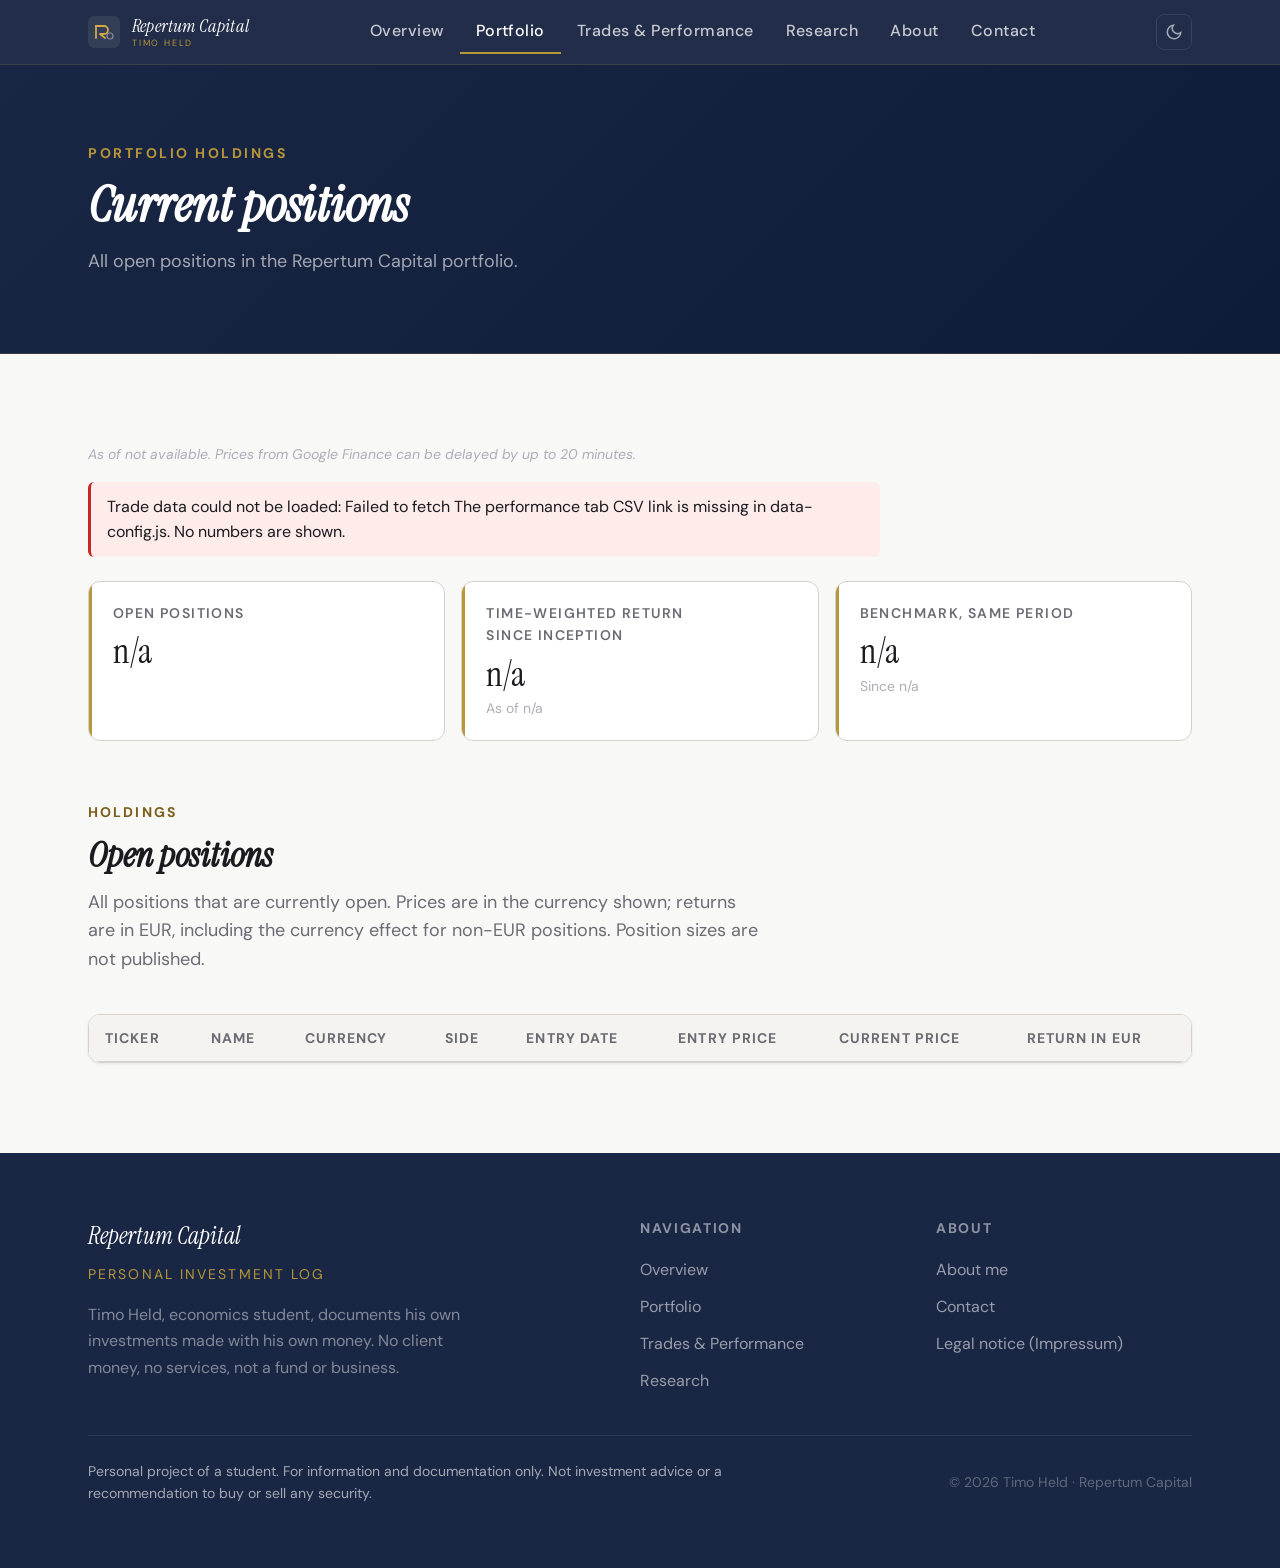
<file: portfolio.html>
<!DOCTYPE html>
<html lang="en" data-theme="light">
<head>
  <meta charset="UTF-8" />
  <meta name="viewport" content="width=device-width, initial-scale=1.0" />
  <title>Portfolio | Repertum Capital</title>
  <meta name="description" content="Open positions in the Repertum Capital portfolio, a student's personal investment log. Not investment advice." />
  <link rel="preconnect" href="https://fonts.googleapis.com" />
  <link rel="preconnect" href="https://fonts.gstatic.com" crossorigin />
  <link href="https://fonts.googleapis.com/css2?family=Instrument+Serif:ital@0;1&family=DM+Sans:wght@300;400;500;700&family=JetBrains+Mono:wght@400;600&display=swap" rel="stylesheet" />
  <link rel="stylesheet" href="style.css" />
</head>
<body>
  <nav class="nav" role="navigation" aria-label="Main navigation">
    <div class="container">
      <div class="nav__inner">
        <a href="index.html" class="nav__logo">
          <svg width="32" height="32" viewBox="0 0 32 32" fill="none">
           <rect width="32" height="32" rx="6" fill="rgba(255,255,255,0.08)"/>
            <path d="M8 22V10h8a4 4 0 0 1 0 8h-4l5 4" stroke="#D4A847" stroke-width="1.8" stroke-linecap="round" stroke-linejoin="round" fill="none"/>
            <path d="M8 10h8" stroke="#D4A847" stroke-width="1.8" stroke-linecap="round" fill="none"/>
            <circle cx="22" cy="20" r="3" stroke="rgba(255,255,255,0.4)" stroke-width="1.2" fill="none"/>
          </svg>
          <span class="nav__logo-text">Repertum Capital<span class="nav__logo-sub">Timo Held</span></span>
        </a>

        <ul class="nav__links" role="list">
          <li><a href="index.html">Overview</a></li>
          <li><a href="portfolio.html">Portfolio</a></li>
          <li><a href="trades.html">Trades & Performance</a></li>
          <li><a href="research.html">Research</a></li>
          <li><a href="about.html">About</a></li>
          <li><a href="contact.html">Contact</a></li>
        </ul>

        <div class="nav__actions">
          <button class="theme-toggle" data-theme-toggle aria-label="Toggle theme"></button>
          <button class="nav__hamburger" aria-label="Open menu" aria-expanded="false">
            <span></span><span></span><span></span>
          </button>
        </div>
      </div>
    </div>

    <nav class="nav__mobile" aria-label="Mobile navigation">
      <a href="index.html">Overview</a>
      <a href="portfolio.html">Portfolio</a>
      <a href="trades.html">Trades & Performance</a>
      <a href="research.html">Research</a>
      <a href="about.html">About</a>
      <a href="contact.html">Contact</a>
    </nav>
  </nav>

  <section class="page-hero">
    <div class="container">
      <p class="page-hero__eyebrow">Portfolio Holdings</p>
      <h1 class="page-hero__title">Current positions</h1>
      <p class="page-hero__desc">All open positions in the Repertum Capital portfolio.</p>
    </div>
  </section>

  <main>
    <section class="section" style="padding-bottom: var(--space-8);">
      <div class="container">
        <p class="note" style="margin-bottom: var(--space-4);">As of <span data-as-of>loading…</span>. Prices from Google Finance can be delayed by up to 20 minutes.</p>
        <div class="data-status" data-data-status hidden></div>
        <div class="kpi-grid" style="grid-template-columns: repeat(auto-fit, minmax(160px, 1fr));">
          <div class="kpi-card">
            <p class="kpi-card__label">Open positions</p>
            <p class="kpi-card__value" id="portfolioPositionCount" data-metric>…</p>
          </div>
          <div class="kpi-card">
            <p class="kpi-card__label">Time-weighted return since inception</p>
            <p class="kpi-card__value" id="portfolioTwr" data-metric>…</p>
            <p class="kpi-card__note">As of <span data-performance-as-of>…</span></p>
          </div>
          <div class="kpi-card">
            <p class="kpi-card__label" id="portfolioBenchmarkLabel">Benchmark, same period</p>
            <p class="kpi-card__value" id="portfolioBenchmark" data-metric>…</p>
            <p class="kpi-card__note">Since <span data-inception-date>…</span></p>
          </div>
        </div>
      </div>
    </section>

    <section class="section" style="padding-top: var(--space-6);">
      <div class="container">
        <div class="section-header">
          <span class="section-label">Holdings</span>
          <h2 class="section-title">Open positions</h2>
          <p class="section-desc">All positions that are currently open. Prices are in the currency shown; returns are in EUR, including the currency effect for non-EUR positions. Position sizes are not published.</p>
        </div>

        <div class="table-wrapper">
          <table class="data-table" aria-label="Open positions">
            <thead>
              <tr>
                <th>Ticker</th>
                <th>Name</th>
                <th>Currency</th>
                <th>Side</th>
                <th>Entry date</th>
                <th class="right">Entry price</th>
                <th class="right">Current price</th>
                <th class="right">Return in EUR</th>
              </tr>
            </thead>
            <tbody id="portfolioTableBody"></tbody>
          </table>
        </div>
      </div>
    </section>
  </main>

  <footer class="footer">
    <div class="container">
      <div class="footer__grid">
        <div>
          <p class="footer__brand-name">Repertum Capital</p>
          <p class="footer__brand-tagline">Personal investment log</p>
          <p class="footer__brand-desc">Timo Held, economics student, documents his own investments made with his own money. No client money, no services, not a fund or business.</p>
        </div>
        <div>
          <p class="footer__col-title">Navigation</p>
          <ul class="footer__links">
            <li><a href="index.html">Overview</a></li>
            <li><a href="portfolio.html">Portfolio</a></li>
            <li><a href="trades.html">Trades &amp; Performance</a></li>
            <li><a href="research.html">Research</a></li>
          </ul>
        </div>
        <div>
          <p class="footer__col-title">About</p>
          <ul class="footer__links">
            <li><a href="about.html">About me</a></li>
            <li><a href="contact.html">Contact</a></li>
            <li><a href="contact.html#impressum">Legal notice (Impressum)</a></li>
          </ul>
        </div>
      </div>
      <div class="footer__bottom">
        <p class="footer__disclaimer">Personal project of a student. For information and documentation only. Not investment advice or a recommendation to buy or sell any security.</p>
        <p class="footer__legal">&copy; 2026 Timo Held &middot; Repertum Capital</p>
      </div>
    </div>
  </footer>

  <script src="data-config.js"></script>
  <script src="trade-data.js"></script>
  <script src="nav.js"></script>
  <script>
    tradeData.initTradeData(({ trades, metrics: m, performance: p }) => {
      const t = tradeData;
      t.setValue("portfolioPositionCount", String(m.openCount));
      t.setValue("portfolioTwr", t.formatPercent(p.twrSinceInception), p.twrSinceInception);
      t.setValue("portfolioBenchmarkLabel", `${p.benchmarkName || "Benchmark"}, same period`);
      t.setValue("portfolioBenchmark", t.formatPercent(p.benchmarkSinceInception), p.benchmarkSinceInception);

      const open = trades.filter(tr => !tr.isClosed);
      document.getElementById("portfolioTableBody").innerHTML = open.length
        ? open.map(tr => `
        <tr>
          <td><span class="ticker">${t.escapeHtml(tr.ticker || "—")}</span></td>
          <td>${t.escapeHtml(tr.name || "—")}</td>
          <td>${t.escapeHtml(tr.currency)}</td>
          <td><span class="badge ${tr.side === "Short" ? "badge--red" : "badge--green"}">${tr.side}</span></td>
          <td>${t.formatDate(tr.entryDate)}</td>
          <td class="right">${t.formatNumber(tr.entryPrice)}</td>
          <td class="right">${t.formatNumber(tr.currentPrice)}</td>
          <td class="right ${t.signClass(tr.returnPct)}">${t.formatPercent(tr.returnPct)}</td>
        </tr>`).join("")
        : `<tr><td colspan="8">No open positions.</td></tr>`;
    });
  </script>
</body>
</html>
</file>
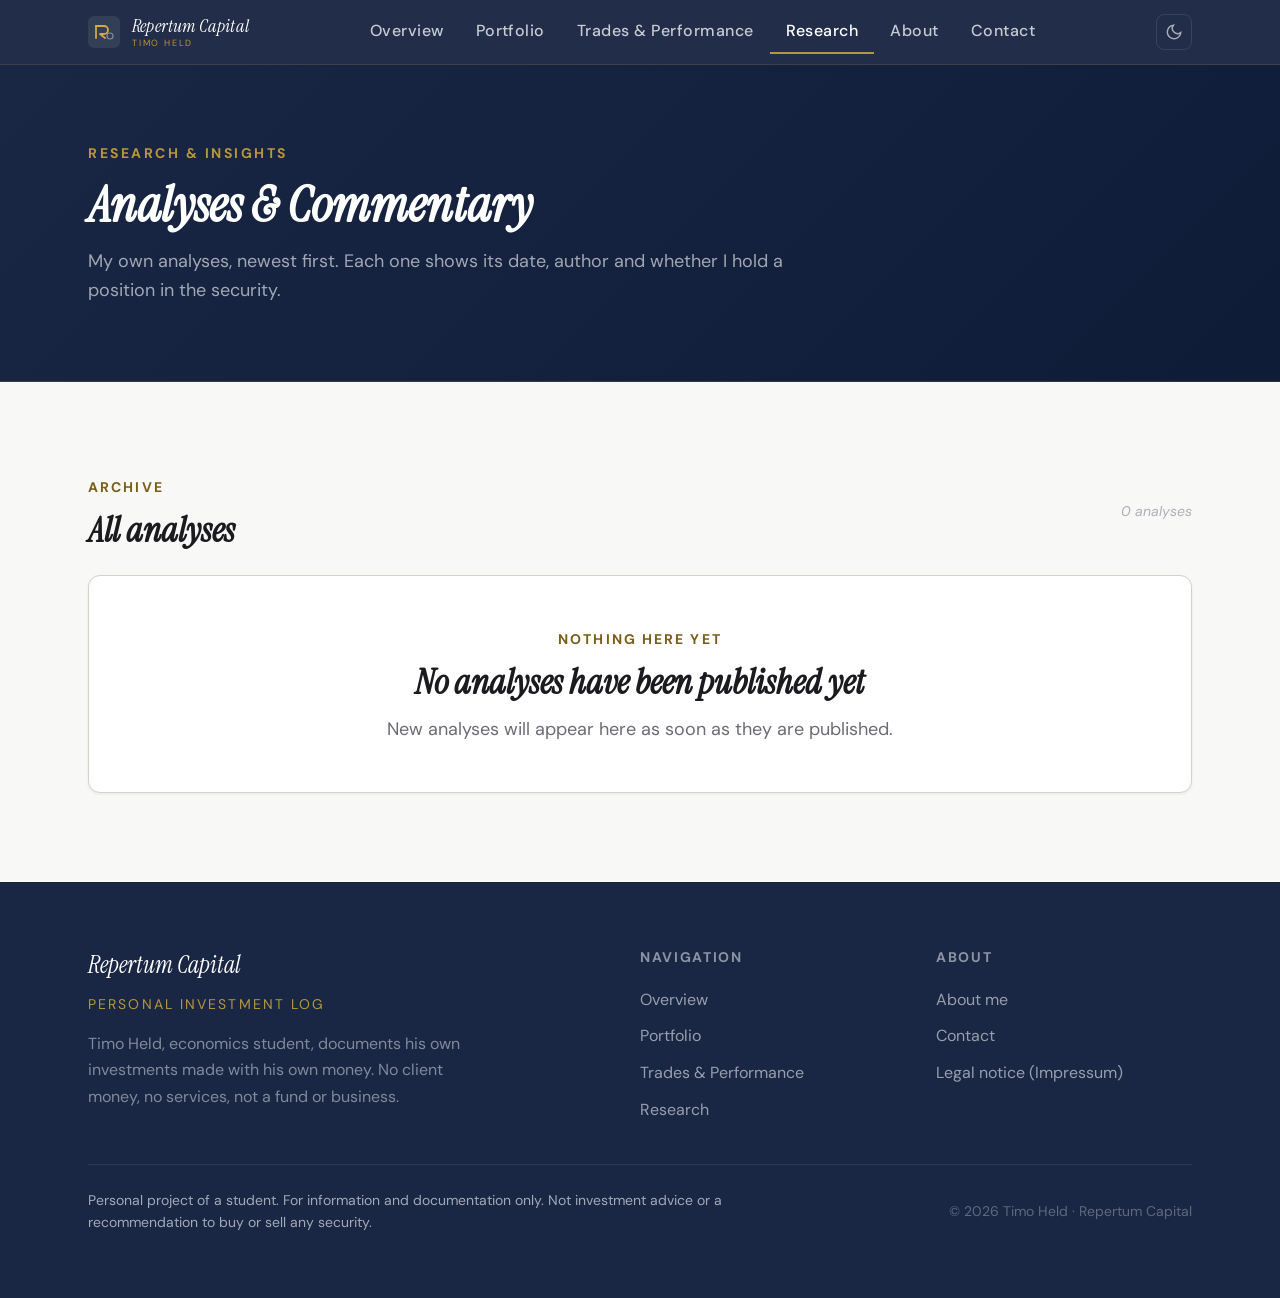
<file: research.html>
<!DOCTYPE html>
<html lang="en" data-theme="light">
<head>
  <meta charset="UTF-8">
  <meta name="viewport" content="width=device-width, initial-scale=1.0">
  <title>Research | Repertum Capital</title>
  <meta name="description" content="My own equity analyses, newest first, with date, author and position disclosure. Not investment advice.">
  <link rel="preconnect" href="https://fonts.googleapis.com">
  <link rel="preconnect" href="https://fonts.gstatic.com" crossorigin>
  <link href="https://fonts.googleapis.com/css2?family=Instrument+Serif:ital@0;1&family=DM+Sans:wght@300;400;500;700&family=JetBrains+Mono:wght@400;600&display=swap" rel="stylesheet">
  <link rel="stylesheet" href="style.css">
</head>
<body>
  <nav class="nav" role="navigation" aria-label="Main navigation">
    <div class="container">
      <div class="nav__inner">
        <a href="index.html" class="nav__logo">
          <svg width="32" height="32" viewBox="0 0 32 32" fill="none">
           <rect width="32" height="32" rx="6" fill="rgba(255,255,255,0.08)"/>
            <path d="M8 22V10h8a4 4 0 0 1 0 8h-4l5 4" stroke="#D4A847" stroke-width="1.8" stroke-linecap="round" stroke-linejoin="round" fill="none"/>
            <path d="M8 10h8" stroke="#D4A847" stroke-width="1.8" stroke-linecap="round" fill="none"/>
            <circle cx="22" cy="20" r="3" stroke="rgba(255,255,255,0.4)" stroke-width="1.2" fill="none"/>
          </svg>
          <span class="nav__logo-text">Repertum Capital<span class="nav__logo-sub">Timo Held</span></span>
        </a>

        <ul class="nav__links" role="list">
          <li><a href="index.html">Overview</a></li>
          <li><a href="portfolio.html">Portfolio</a></li>
          <li><a href="trades.html">Trades & Performance</a></li>
          <li><a href="research.html" class="active">Research</a></li>
          <li><a href="about.html">About</a></li>
          <li><a href="contact.html">Contact</a></li>
        </ul>

        <div class="nav__actions">
          <button class="theme-toggle" data-theme-toggle aria-label="Toggle theme"></button>
          <button class="nav__hamburger" aria-label="Open menu" aria-expanded="false">
            <span></span><span></span><span></span>
          </button>
        </div>
      </div>
    </div>

    <nav class="nav__mobile" aria-label="Mobile navigation">
      <a href="index.html">Overview</a>
      <a href="portfolio.html">Portfolio</a>
      <a href="trades.html">Trades & Performance</a>
      <a href="research.html" class="active">Research</a>
      <a href="about.html">About</a>
      <a href="contact.html">Contact</a>
    </nav>
  </nav>

  <section class="page-hero">
    <div class="container">
      <p class="page-hero__eyebrow">Research & Insights</p>
      <h1 class="page-hero__title">Analyses &amp; Commentary</h1>
      <p class="page-hero__desc">
        My own analyses, newest first. Each one shows its date, author and whether I hold a position in the security.
      </p>
    </div>
  </section>

  <main>
    <section class="section">
      <div class="container">
        <div class="flex-between" style="margin-bottom: var(--space-6);">
          <div>
            <span class="section-label">Archive</span>
            <h2 class="section-title" style="margin-bottom: 0;">All analyses</h2>
          </div>

          <div id="researchMeta" class="note"></div>
        </div>

        <div id="researchEmptyState" class="card text-center" style="padding: var(--space-12); display: none;">
          <p class="section-label">Nothing here yet</p>
          <h3 class="section-title" style="margin-bottom: var(--space-3);">No analyses have been published yet</h3>
          <p class="section-desc" style="margin-inline: auto;">
            New analyses will appear here as soon as they are published.
          </p>
        </div>

        <div id="researchGrid" class="articles-grid"></div>

        <div id="researchPagination" class="pagination" style="margin-top: var(--space-8); display: none;"></div>
      </div>
    </section>
  </main>

  <footer class="footer">
    <div class="container">
      <div class="footer__grid">
        <div>
          <p class="footer__brand-name">Repertum Capital</p>
          <p class="footer__brand-tagline">Personal investment log</p>
          <p class="footer__brand-desc">Timo Held, economics student, documents his own investments made with his own money. No client money, no services, not a fund or business.</p>
        </div>
        <div>
          <p class="footer__col-title">Navigation</p>
          <ul class="footer__links">
            <li><a href="index.html">Overview</a></li>
            <li><a href="portfolio.html">Portfolio</a></li>
            <li><a href="trades.html">Trades &amp; Performance</a></li>
            <li><a href="research.html">Research</a></li>
          </ul>
        </div>
        <div>
          <p class="footer__col-title">About</p>
          <ul class="footer__links">
            <li><a href="about.html">About me</a></li>
            <li><a href="contact.html">Contact</a></li>
            <li><a href="contact.html#impressum">Legal notice (Impressum)</a></li>
          </ul>
        </div>
      </div>
      <div class="footer__bottom">
        <p class="footer__disclaimer">Personal project of a student. For information and documentation only. Not investment advice or a recommendation to buy or sell any security.</p>
        <p class="footer__legal">&copy; 2026 Timo Held &middot; Repertum Capital</p>
      </div>
    </div>
  </footer>

  <script src="nav.js"></script>
  <script src="research-common.js"></script>
  <script src="research.js"></script>
</body>
</html>
</file>
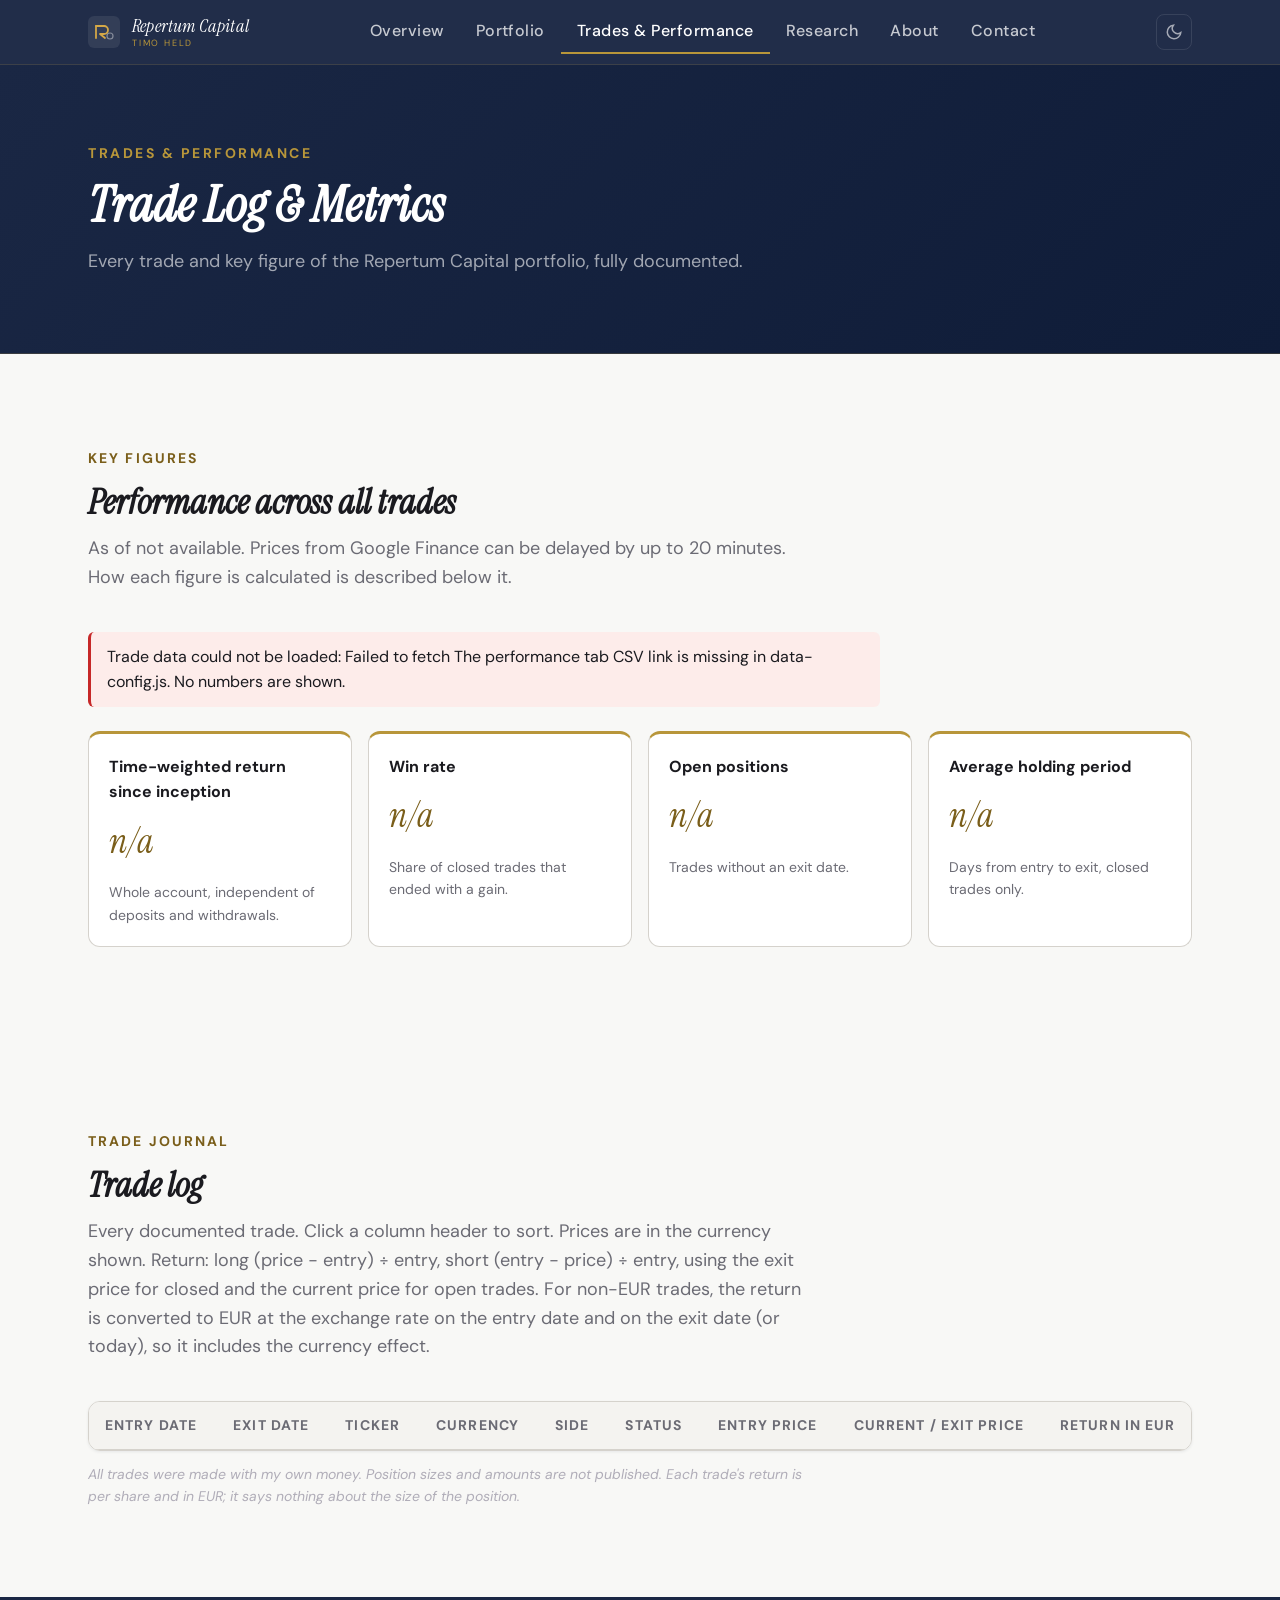
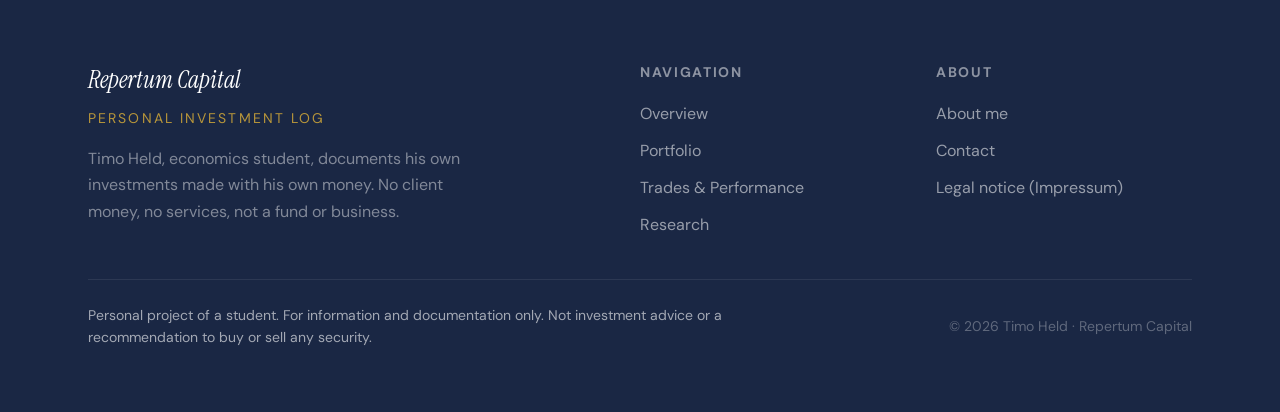
<file: trades.html>
<!DOCTYPE html>
<html lang="en" data-theme="light">
<head>
  <meta charset="UTF-8" />
  <meta name="viewport" content="width=device-width, initial-scale=1.0" />
  <title>Trades &amp; Performance | Repertum Capital</title>
  <meta name="description" content="Trade log and performance figures of the Repertum Capital portfolio, a student's personal investment log. Not investment advice." />
  <link rel="preconnect" href="https://fonts.googleapis.com" />
  <link rel="preconnect" href="https://fonts.gstatic.com" crossorigin />
  <link href="https://fonts.googleapis.com/css2?family=Instrument+Serif:ital@0;1&family=DM+Sans:wght@300;400;500;700&family=JetBrains+Mono:wght@400;600&display=swap" rel="stylesheet" />
  <link rel="stylesheet" href="style.css" />
</head>
<body>
  <nav class="nav" role="navigation" aria-label="Main navigation">
    <div class="container">
      <div class="nav__inner">
        <a href="index.html" class="nav__logo">
          <svg width="32" height="32" viewBox="0 0 32 32" fill="none">
           <rect width="32" height="32" rx="6" fill="rgba(255,255,255,0.08)"/>
            <path d="M8 22V10h8a4 4 0 0 1 0 8h-4l5 4" stroke="#D4A847" stroke-width="1.8" stroke-linecap="round" stroke-linejoin="round" fill="none"/>
            <path d="M8 10h8" stroke="#D4A847" stroke-width="1.8" stroke-linecap="round" fill="none"/>
            <circle cx="22" cy="20" r="3" stroke="rgba(255,255,255,0.4)" stroke-width="1.2" fill="none"/>
          </svg>
          <span class="nav__logo-text">Repertum Capital<span class="nav__logo-sub">Timo Held</span></span>
        </a>

        <ul class="nav__links" role="list">
          <li><a href="index.html">Overview</a></li>
          <li><a href="portfolio.html">Portfolio</a></li>
          <li><a href="trades.html">Trades & Performance</a></li>
          <li><a href="research.html">Research</a></li>
          <li><a href="about.html">About</a></li>
          <li><a href="contact.html">Contact</a></li>
        </ul>

        <div class="nav__actions">
          <button class="theme-toggle" data-theme-toggle aria-label="Toggle theme"></button>
          <button class="nav__hamburger" aria-label="Open menu" aria-expanded="false">
            <span></span><span></span><span></span>
          </button>
        </div>
      </div>
    </div>

    <nav class="nav__mobile" aria-label="Mobile navigation">
      <a href="index.html">Overview</a>
      <a href="portfolio.html">Portfolio</a>
      <a href="trades.html">Trades & Performance</a>
      <a href="research.html">Research</a>
      <a href="about.html">About</a>
      <a href="contact.html">Contact</a>
    </nav>
  </nav>

  <section class="page-hero">
    <div class="container">
      <p class="page-hero__eyebrow">Trades & Performance</p>
      <h1 class="page-hero__title">Trade Log & Metrics</h1>
      <p class="page-hero__desc">Every trade and key figure of the Repertum Capital portfolio, fully documented.</p>
    </div>
  </section>

  <main>
    <section class="section">
      <div class="container">
        <div class="section-header">
          <span class="section-label">Key figures</span>
          <h2 class="section-title">Performance across all trades</h2>
          <p class="section-desc">As of <span data-as-of>loading…</span>. Prices from Google Finance can be delayed by up to 20 minutes. How each figure is calculated is described below it.</p>
        </div>

        <div class="data-status" data-data-status hidden></div>

        <div class="metric-defs-grid">
          <div class="metric-def">
            <p class="metric-def__name">Time-weighted return since inception</p>
            <p class="metric-def__value" id="metricTwr" data-metric>…</p>
            <p class="metric-def__desc" id="metricTwrDesc">Whole account, independent of deposits and withdrawals.</p>
          </div>

          <div class="metric-def">
            <p class="metric-def__name">Win rate</p>
            <p class="metric-def__value" id="metricWinRate" data-metric>…</p>
            <p class="metric-def__desc" id="metricWinRateDesc">Share of closed trades that ended with a gain.</p>
          </div>

          <div class="metric-def">
            <p class="metric-def__name">Open positions</p>
            <p class="metric-def__value" id="metricOpenPositions" data-metric>…</p>
            <p class="metric-def__desc">Trades without an exit date.</p>
          </div>

          <div class="metric-def">
            <p class="metric-def__name">Average holding period</p>
            <p class="metric-def__value" id="metricAvgHolding" data-metric>…</p>
            <p class="metric-def__desc">Days from entry to exit, closed trades only.</p>
          </div>
        </div>
      </div>
    </section>

    <section class="section">
      <div class="container">
        <div class="section-header">
          <span class="section-label">Trade journal</span>
          <h2 class="section-title">Trade log</h2>
          <p class="section-desc">Every documented trade. Click a column header to sort. Prices are in the currency shown. Return: long (price − entry) ÷ entry, short (entry − price) ÷ entry, using the exit price for closed and the current price for open trades. For non-EUR trades, the return is converted to EUR at the exchange rate on the entry date and on the exit date (or today), so it includes the currency effect.</p>
        </div>

        <div class="table-wrapper">
          <table class="data-table" aria-label="Trade log" id="tradeTable">
            <thead>
              <tr>
                <th data-trade-sort="entryDate">Entry date<span class="sort-icon"></span></th>
                <th data-trade-sort="exitDate">Exit date<span class="sort-icon"></span></th>
                <th data-trade-sort="ticker">Ticker<span class="sort-icon"></span></th>
                <th data-trade-sort="currency">Currency<span class="sort-icon"></span></th>
                <th data-trade-sort="side">Side<span class="sort-icon"></span></th>
                <th data-trade-sort="status">Status<span class="sort-icon"></span></th>
                <th class="right" data-trade-sort="entryPrice">Entry price<span class="sort-icon"></span></th>
                <th class="right" data-trade-sort="price">Current / exit price<span class="sort-icon"></span></th>
                <th class="right" data-trade-sort="returnPct">Return in EUR<span class="sort-icon"></span></th>
                <th class="right" data-trade-sort="daysHeld">Days held<span class="sort-icon"></span></th>
              </tr>
            </thead>
            <tbody id="tradeTableBody"></tbody>
          </table>
        </div>

        <p class="note" style="margin-top: var(--space-3);">
          All trades were made with my own money. Position sizes and amounts are not published. Each trade's return is per share and in EUR; it says nothing about the size of the position.
        </p>
      </div>
    </section>
  </main>

  <footer class="footer">
    <div class="container">
      <div class="footer__grid">
        <div>
          <p class="footer__brand-name">Repertum Capital</p>
          <p class="footer__brand-tagline">Personal investment log</p>
          <p class="footer__brand-desc">Timo Held, economics student, documents his own investments made with his own money. No client money, no services, not a fund or business.</p>
        </div>
        <div>
          <p class="footer__col-title">Navigation</p>
          <ul class="footer__links">
            <li><a href="index.html">Overview</a></li>
            <li><a href="portfolio.html">Portfolio</a></li>
            <li><a href="trades.html">Trades &amp; Performance</a></li>
            <li><a href="research.html">Research</a></li>
          </ul>
        </div>
        <div>
          <p class="footer__col-title">About</p>
          <ul class="footer__links">
            <li><a href="about.html">About me</a></li>
            <li><a href="contact.html">Contact</a></li>
            <li><a href="contact.html#impressum">Legal notice (Impressum)</a></li>
          </ul>
        </div>
      </div>
      <div class="footer__bottom">
        <p class="footer__disclaimer">Personal project of a student. For information and documentation only. Not investment advice or a recommendation to buy or sell any security.</p>
        <p class="footer__legal">&copy; 2026 Timo Held &middot; Repertum Capital</p>
      </div>
    </div>
  </footer>

  <script src="data-config.js"></script>
  <script src="trade-data.js"></script>
  <script src="nav.js"></script>
  <script>
    tradeData.initTradeData(({ trades, metrics: m, performance: p }) => {
      const t = tradeData;
      t.setValue("metricTwr", t.formatPercent(p.twrSinceInception), p.twrSinceInception);
      t.setValue("metricTwrDesc", `Whole account, independent of deposits and withdrawals. ${p.benchmarkName || "Benchmark"} over the same period: ${t.formatPercent(p.benchmarkSinceInception)}. As of ${p.asOf ? t.formatDate(p.asOf) : t.NA}.`);
      t.setValue("metricWinRate", Number.isFinite(m.winRatePct) ? `${t.formatNumber(m.winRatePct, 0)}%` : t.NA);
      t.setValue("metricWinRateDesc", `Share of closed trades that ended with a gain (${m.closedWinners} of ${m.validClosedCount}).`);
      t.setValue("metricOpenPositions", String(m.openCount));
      t.setValue("metricAvgHolding", Number.isFinite(m.avgHoldingDays) ? `${t.formatNumber(m.avgHoldingDays, 0)} days` : t.NA);

      const tbody = document.getElementById("tradeTableBody");
      const headers = document.querySelectorAll("#tradeTable th[data-trade-sort]");
      let sortKey = "entryDate";
      let sortDir = -1; // newest first

      function sortValue(tr, key) {
        const v = tr[key];
        if (v instanceof Date) return v.getTime();
        if (typeof v === "number") return Number.isFinite(v) ? v : null;
        return v ? String(v).toLowerCase() : null;
      }

      function render() {
        const rows = [...trades].sort((a, b) => {
          const va = sortValue(a, sortKey), vb = sortValue(b, sortKey);
          if (va === null && vb === null) return 0;
          if (va === null) return 1;   // empty values always last
          if (vb === null) return -1;
          return (va < vb ? -1 : va > vb ? 1 : 0) * sortDir;
        });
        tbody.innerHTML = rows.map(tr => `
        <tr${tr.valid ? "" : ' title="' + t.escapeHtml(tr.problems.join("; ")) + '"'}>
          <td>${t.formatDate(tr.entryDate)}</td>
          <td>${t.formatDate(tr.exitDate)}</td>
          <td><span class="ticker">${t.escapeHtml(tr.ticker || "—")}</span></td>
          <td>${t.escapeHtml(tr.currency)}</td>
          <td><span class="badge badge--navy">${tr.side}</span></td>
          <td><span class="badge ${tr.isClosed ? "badge--gray" : "badge--green"}">${tr.status}</span></td>
          <td class="right">${t.formatNumber(tr.entryPrice)}</td>
          <td class="right">${t.formatNumber(tr.price)}</td>
          <td class="right ${t.signClass(tr.returnPct)}"${tr.currency !== "EUR" && tr.valid ? ` title="${t.formatPercent(tr.localReturnPct)} in ${t.escapeHtml(tr.currency)}"` : ""}>${t.formatPercent(tr.returnPct)}</td>
          <td class="right">${Number.isFinite(tr.daysHeld) ? t.formatNumber(tr.daysHeld, 0) : t.NA}</td>
        </tr>`).join("");
        headers.forEach(h => {
          const active = h.dataset.tradeSort === sortKey;
          h.classList.toggle("sorted", active);
          h.setAttribute("aria-sort", active ? (sortDir === 1 ? "ascending" : "descending") : "none");
          h.querySelector(".sort-icon").textContent = active ? (sortDir === 1 ? " ▲" : " ▼") : "";
        });
      }

      headers.forEach(h => {
        h.tabIndex = 0;
        const activate = () => {
          if (sortKey === h.dataset.tradeSort) sortDir = -sortDir;
          else { sortKey = h.dataset.tradeSort; sortDir = 1; }
          render();
        };
        h.addEventListener("click", activate);
        h.addEventListener("keydown", e => { if (e.key === "Enter" || e.key === " ") { e.preventDefault(); activate(); } });
      });

      render();
    });
  </script>
</body>
</html>
</file>
<file: style.css>
:root {
  /* Type Scale */
  --text-xs:   clamp(0.75rem,  0.7rem  + 0.25vw, 0.875rem);
  --text-sm:   clamp(0.875rem, 0.8rem  + 0.35vw, 1rem);
  --text-base: clamp(1rem,     0.95rem + 0.25vw, 1.125rem);
  --text-lg:   clamp(1.125rem, 1rem    + 0.75vw, 1.5rem);
  --text-xl:   clamp(1.5rem,   1.2rem  + 1.25vw, 2.25rem);
  --text-2xl:  clamp(2rem,     1.2rem  + 2.5vw,  3.5rem);
  --text-3xl:  clamp(2.5rem,   1rem    + 4vw,    5rem);

  /* Spacing */
  --space-1:  0.25rem;
  --space-2:  0.5rem;
  --space-3:  0.75rem;
  --space-4:  1rem;
  --space-5:  1.25rem;
  --space-6:  1.5rem;
  --space-8:  2rem;
  --space-10: 2.5rem;
  --space-12: 3rem;
  --space-16: 4rem;
  --space-20: 5rem;
  --space-24: 6rem;
  --space-32: 8rem;

  /* Layout */
  --content-narrow: 640px;
  --content-default: 960px;
  --content-wide: 1200px;

  /* Radius */
  --radius-sm: 0.375rem;
  --radius-md: 0.5rem;
  --radius-lg: 0.75rem;
  --radius-xl: 1rem;
  --radius-full: 9999px;

  /* Transitions */
  --transition-interactive: 180ms cubic-bezier(0.16, 1, 0.3, 1);

  /* Fonts */
  --font-display: 'Instrument Serif', 'Georgia', serif;
  --font-body: 'DM Sans', 'Helvetica Neue', sans-serif;
  --font-mono: 'JetBrains Mono', 'Menlo', monospace;
}

/* LIGHT MODE */
:root, [data-theme="light"] {
  --color-bg:               #f8f8f6;
  --color-surface:          #ffffff;
  --color-surface-2:        #f4f3f0;
  --color-surface-offset:   #eeece8;
  --color-divider:          #e2e0db;
  --color-border:           #d5d2cc;

  --color-text:             #1a1a1f;
  --color-text-muted:       #6b6b74;
  --color-text-faint:       #b0adb8;
  --color-text-inverse:     #f8f8f6;

  /* Navy primary */
  --color-primary:          #1a2744;
  --color-primary-hover:    #0f1a30;
  --color-primary-active:   #0a1020;
  --color-primary-light:    #e8ecf4;

  /* Gold accent */
  --color-gold:             #b8963a;
  --color-gold-hover:       #9a7a28;
  --color-gold-light:       #f5edda;
  --color-gold-text:        #7a5e1a;

  /* Semantic */
  --color-success:          #2e7d32;
  --color-success-bg:       #e8f5e9;
  --color-error:            #c62828;
  --color-error-bg:         #fdecea;
  --color-warning:          #e65100;
  --color-warning-bg:       #fff3e0;

  --shadow-sm: 0 1px 3px rgba(26,39,68,0.08);
  --shadow-md: 0 4px 16px rgba(26,39,68,0.10);
  --shadow-lg: 0 12px 40px rgba(26,39,68,0.14);
}

/* DARK MODE */
[data-theme="dark"] {
  --color-bg:               #0d1117;
  --color-surface:          #161b22;
  --color-surface-2:        #1c2230;
  --color-surface-offset:   #1e2535;
  --color-divider:          #21293a;
  --color-border:           #2d3748;

  --color-text:             #e6e8ed;
  --color-text-muted:       #8892a4;
  --color-text-faint:       #4a5568;
  --color-text-inverse:     #0d1117;

  --color-primary:          #4a7fc1;
  --color-primary-hover:    #5a90d1;
  --color-primary-active:   #6aa0e0;
  --color-primary-light:    #1a2744;

  --color-gold:             #d4a847;
  --color-gold-hover:       #e0ba5c;
  --color-gold-light:       #2a2010;
  --color-gold-text:        #d4a847;

  --color-success:          #4caf50;
  --color-success-bg:       #0d2010;
  --color-error:            #ef5350;
  --color-error-bg:         #200d0d;
  --color-warning:          #ff9800;
  --color-warning-bg:       #1e1500;

  --shadow-sm: 0 1px 3px rgba(0,0,0,0.3);
  --shadow-md: 0 4px 16px rgba(0,0,0,0.4);
  --shadow-lg: 0 12px 40px rgba(0,0,0,0.5);
}

/* System dark mode fallback */
@media (prefers-color-scheme: dark) {
  :root:not([data-theme]) {
    --color-bg:               #0d1117;
    --color-surface:          #161b22;
    --color-surface-2:        #1c2230;
    --color-surface-offset:   #1e2535;
    --color-divider:          #21293a;
    --color-border:           #2d3748;
    --color-text:             #e6e8ed;
    --color-text-muted:       #8892a4;
    --color-text-faint:       #4a5568;
    --color-text-inverse:     #0d1117;
    --color-primary:          #4a7fc1;
    --color-primary-hover:    #5a90d1;
    --color-primary-active:   #6aa0e0;
    --color-primary-light:    #1a2744;
    --color-gold:             #d4a847;
    --color-gold-hover:       #e0ba5c;
    --color-gold-light:       #2a2010;
    --color-gold-text:        #d4a847;
    --color-success:          #4caf50;
    --color-success-bg:       #0d2010;
    --color-error:            #ef5350;
    --color-error-bg:         #200d0d;
    --color-warning:          #ff9800;
    --color-warning-bg:       #1e1500;
    --shadow-sm: 0 1px 3px rgba(0,0,0,0.3);
    --shadow-md: 0 4px 16px rgba(0,0,0,0.4);
    --shadow-lg: 0 12px 40px rgba(0,0,0,0.5);
  }
}

/* ─── BASE RESET ─────────────────────────────────────────── */
*, *::before, *::after { box-sizing: border-box; margin: 0; padding: 0; }

html {
  -webkit-font-smoothing: antialiased;
  -moz-osx-font-smoothing: grayscale;
  text-rendering: optimizeLegibility;
  scroll-behavior: smooth;
  scroll-padding-top: var(--space-20);
}

body {
  min-height: 100dvh;
  line-height: 1.6;
  font-family: var(--font-body);
  font-size: var(--text-base);
  color: var(--color-text);
  background-color: var(--color-bg);
  transition: background-color 0.25s ease, color 0.25s ease;
}

img, picture, video, canvas, svg { display: block; max-width: 100%; height: auto; }
ul[role="list"], ol[role="list"] { list-style: none; }
input, button, textarea, select { font: inherit; color: inherit; }
h1, h2, h3, h4, h5, h6 { text-wrap: balance; line-height: 1.15; }
p, li, figcaption { text-wrap: pretty; max-width: 72ch; }
table { border-collapse: collapse; width: 100%; }
button { cursor: pointer; background: none; border: none; }

::selection {
  background: rgba(184,150,58,0.2);
  color: var(--color-text);
}

:focus-visible {
  outline: 2px solid var(--color-gold);
  outline-offset: 3px;
  border-radius: var(--radius-sm);
}

a, button, [role="button"] {
  transition: color var(--transition-interactive),
              background var(--transition-interactive),
              border-color var(--transition-interactive),
              box-shadow var(--transition-interactive),
              opacity var(--transition-interactive);
}

.sr-only {
  position: absolute; width: 1px; height: 1px; padding: 0; margin: -1px;
  overflow: hidden; clip: rect(0,0,0,0); white-space: nowrap; border-width: 0;
}

/* ─── LAYOUT UTILITIES ───────────────────────────────────── */
.container {
  width: 100%;
  max-width: var(--content-wide);
  margin-inline: auto;
  padding-inline: clamp(var(--space-4), 4vw, var(--space-12));
}
.container--narrow { max-width: var(--content-narrow); }
.container--default { max-width: var(--content-default); }

/* ─── NAVIGATION ─────────────────────────────────────────── */
.nav {
  position: sticky;
  top: 0;
  z-index: 100;
  background: rgba(26, 39, 68, 0.97);
  backdrop-filter: blur(16px);
  -webkit-backdrop-filter: blur(16px);
  border-bottom: 1px solid rgba(212,168,71,0.15);
  transition: box-shadow 0.3s ease;
}
.nav--scrolled { box-shadow: var(--shadow-lg); }

.nav__inner {
  display: flex;
  align-items: center;
  justify-content: space-between;
  gap: var(--space-6);
  height: 64px;
}

.nav__logo {
  display: flex;
  align-items: center;
  gap: var(--space-3);
  text-decoration: none;
  flex-shrink: 0;
}
.nav__logo-text {
  font-family: var(--font-display);
  font-size: var(--text-base);
  font-style: italic;
  color: #ffffff;
  letter-spacing: 0.01em;
  line-height: 1.2;
}
.nav__logo-sub {
  display: block;
  font-family: var(--font-body);
  font-style: normal;
  font-size: 9px;
  letter-spacing: 0.2em;
  text-transform: uppercase;
  color: var(--color-gold);
  line-height: 1;
  margin-top: 2px;
}

.nav__links {
  display: flex;
  list-style: none;
  gap: 0;
  margin: 0;
}
.nav__links a {
  display: block;
  padding: var(--space-2) var(--space-4);
  font-size: var(--text-sm);
  font-weight: 500;
  letter-spacing: 0.03em;
  color: rgba(255,255,255,0.75);
  text-decoration: none;
  border-bottom: 2px solid transparent;
  transition: color 0.18s, border-color 0.18s;
}
.nav__links a:hover,
.nav__links a.active {
  color: #ffffff;
  border-bottom-color: var(--color-gold);
}

.nav__actions {
  display: flex;
  align-items: center;
  gap: var(--space-3);
}

.theme-toggle {
  width: 36px; height: 36px;
  border-radius: var(--radius-md);
  display: flex; align-items: center; justify-content: center;
  color: rgba(255,255,255,0.6);
  border: 1px solid rgba(255,255,255,0.1);
}
.theme-toggle:hover { color: #fff; border-color: rgba(255,255,255,0.3); }

/* Mobile hamburger */
.nav__hamburger {
  display: none;
  flex-direction: column;
  gap: 5px;
  width: 32px;
  height: 32px;
  align-items: center;
  justify-content: center;
  color: #fff;
}
.nav__hamburger span {
  display: block;
  height: 1.5px;
  width: 22px;
  background: currentColor;
  transition: transform 0.25s, opacity 0.25s;
  transform-origin: center;
}
.nav__hamburger.open span:nth-child(1) { transform: translateY(6.5px) rotate(45deg); }
.nav__hamburger.open span:nth-child(2) { opacity: 0; }
.nav__hamburger.open span:nth-child(3) { transform: translateY(-6.5px) rotate(-45deg); }

/* Mobile menu */
.nav__mobile {
  display: none;
  flex-direction: column;
  background: rgba(26,39,68,0.98);
  border-top: 1px solid rgba(255,255,255,0.08);
  padding: var(--space-4) 0;
}
.nav__mobile.open { display: flex; }
.nav__mobile a {
  padding: var(--space-3) var(--space-6);
  font-size: var(--text-base);
  font-weight: 500;
  color: rgba(255,255,255,0.8);
  text-decoration: none;
  border-left: 3px solid transparent;
  transition: color 0.18s, border-color 0.18s, background 0.18s;
}
.nav__mobile a:hover,
.nav__mobile a.active {
  color: #fff;
  border-left-color: var(--color-gold);
  background: rgba(255,255,255,0.04);
}

@media (max-width: 768px) {
  .nav__links { display: none; }
  .nav__hamburger { display: flex; }
}

/* ─── BUTTONS ────────────────────────────────────────────── */
.btn {
  display: inline-flex;
  align-items: center;
  gap: var(--space-2);
  padding: var(--space-3) var(--space-6);
  border-radius: var(--radius-md);
  font-size: var(--text-sm);
  font-weight: 600;
  letter-spacing: 0.03em;
  text-decoration: none;
  cursor: pointer;
  white-space: nowrap;
  transition: all var(--transition-interactive);
}
.btn--primary {
  background: var(--color-gold);
  color: #1a1200;
  border: 1.5px solid transparent;
}
.btn--primary:hover {
  background: var(--color-gold-hover);
  box-shadow: 0 4px 20px rgba(184,150,58,0.35);
  transform: translateY(-1px);
}
.btn--outline {
  background: transparent;
  color: #ffffff;
  border: 1.5px solid rgba(255,255,255,0.35);
}
.btn--outline:hover {
  border-color: var(--color-gold);
  color: var(--color-gold);
}
.btn--outline-dark {
  background: transparent;
  color: var(--color-primary);
  border: 1.5px solid var(--color-border);
}
.btn--outline-dark:hover {
  border-color: var(--color-gold);
  color: var(--color-gold-text);
}
.btn--sm {
  padding: var(--space-2) var(--space-4);
  font-size: var(--text-xs);
}

/* ─── BADGES / TAGS ──────────────────────────────────────── */
.badge {
  display: inline-flex;
  align-items: center;
  padding: 3px var(--space-3);
  border-radius: var(--radius-full);
  font-size: var(--text-xs);
  font-weight: 600;
  letter-spacing: 0.05em;
  text-transform: uppercase;
  white-space: nowrap;
}
.badge--navy { background: var(--color-primary-light); color: var(--color-primary); }
.badge--gold { background: var(--color-gold-light); color: var(--color-gold-text); }
.badge--green { background: var(--color-success-bg); color: var(--color-success); }
.badge--red { background: var(--color-error-bg); color: var(--color-error); }
.badge--gray { background: var(--color-surface-2); color: var(--color-text-muted); }

[data-theme="dark"] .badge--navy { background: rgba(74,127,193,0.15); color: #7aabdf; }
[data-theme="dark"] .badge--gold { background: rgba(212,168,71,0.15); color: #d4a847; }

/* ─── CARDS ──────────────────────────────────────────────── */
.card {
  background: var(--color-surface);
  border: 1px solid var(--color-border);
  border-radius: var(--radius-lg);
  padding: var(--space-6);
  box-shadow: var(--shadow-sm);
  transition: box-shadow var(--transition-interactive);
}
.card:hover { box-shadow: var(--shadow-md); }

/* ─── KPI CARDS ──────────────────────────────────────────── */
.kpi-grid {
  display: grid;
  grid-template-columns: repeat(auto-fit, minmax(180px, 1fr));
  gap: var(--space-4);
}
.kpi-card {
  background: var(--color-surface);
  border: 1px solid var(--color-border);
  border-radius: var(--radius-lg);
  padding: var(--space-5) var(--space-6);
  position: relative;
  overflow: hidden;
  transition: box-shadow var(--transition-interactive), transform var(--transition-interactive);
}
.kpi-card:hover { box-shadow: var(--shadow-md); transform: translateY(-1px); }
.kpi-card::before {
  content: '';
  position: absolute;
  left: 0; top: 0; bottom: 0;
  width: 3px;
  background: var(--color-gold);
  border-radius: 3px 0 0 3px;
}
.kpi-card__label {
  font-size: var(--text-xs);
  font-weight: 600;
  letter-spacing: 0.1em;
  text-transform: uppercase;
  color: var(--color-text-muted);
  margin-bottom: var(--space-2);
}
.kpi-card__value {
  font-family: var(--font-display);
  font-size: var(--text-xl);
  font-weight: 400;
  color: var(--color-text);
  line-height: 1.1;
  font-variant-numeric: tabular-nums lining-nums;
}
.kpi-card__delta {
  font-size: var(--text-xs);
  font-weight: 600;
  margin-top: var(--space-1);
}
.kpi-card__delta--positive { color: var(--color-success); }
.kpi-card__delta--negative { color: var(--color-error); }
.kpi-card__delta--neutral { color: var(--color-text-muted); }
.kpi-card__note {
  font-size: var(--text-xs);
  color: var(--color-text-faint);
  margin-top: var(--space-1);
}

/* ─── TABLES ─────────────────────────────────────────────── */
.table-wrapper {
  overflow-x: auto;
  border: 1px solid var(--color-border);
  border-radius: var(--radius-lg);
  box-shadow: var(--shadow-sm);
  -webkit-overflow-scrolling: touch;
}
.data-table {
  width: 100%;
  border-collapse: collapse;
  font-size: var(--text-sm);
  background: var(--color-surface);
}
.data-table thead th {
  background: var(--color-surface-2);
  padding: var(--space-3) var(--space-4);
  text-align: left;
  font-size: var(--text-xs);
  font-weight: 700;
  letter-spacing: 0.08em;
  text-transform: uppercase;
  color: var(--color-text-muted);
  border-bottom: 1px solid var(--color-border);
  white-space: nowrap;
  cursor: pointer;
  user-select: none;
}
.data-table thead th:hover { color: var(--color-text); }
.data-table thead th.sorted { color: var(--color-gold-text); }
[data-theme="dark"] .data-table thead th.sorted { color: var(--color-gold); }
.data-table thead th .sort-icon {
  display: inline-block;
  margin-left: 4px;
  opacity: 0.3;
  font-size: 10px;
  vertical-align: middle;
}
.data-table thead th.sorted .sort-icon { opacity: 1; }

.data-table tbody tr {
  border-bottom: 1px solid var(--color-divider);
  transition: background var(--transition-interactive);
}
.data-table tbody tr:last-child { border-bottom: none; }
.data-table tbody tr:hover { background: var(--color-surface-2); }
.data-table td {
  padding: var(--space-3) var(--space-4);
  color: var(--color-text);
  white-space: nowrap;
  vertical-align: middle;
}
.data-table td.right { text-align: right; font-variant-numeric: tabular-nums lining-nums; }
.data-table td.mono { font-family: var(--font-mono); font-size: 0.8em; }
.data-table .positive { color: var(--color-success); font-weight: 600; }
.data-table .negative { color: var(--color-error); font-weight: 600; }
.data-table .ticker {
  font-family: var(--font-mono);
  font-size: var(--text-xs);
  font-weight: 700;
  letter-spacing: 0.05em;
  background: var(--color-surface-2);
  padding: 2px 8px;
  border-radius: var(--radius-sm);
  border: 1px solid var(--color-border);
  color: var(--color-primary);
}
[data-theme="dark"] .data-table .ticker { color: #7aabdf; }

/* ─── GOOGLE SHEETS EMBED PLACEHOLDER ───────────────────── */
.gsheet-placeholder {
  background: var(--color-surface-2);
  border: 2px dashed var(--color-gold);
  border-radius: var(--radius-lg);
  padding: var(--space-10) var(--space-8);
  text-align: center;
  color: var(--color-text-muted);
}
.gsheet-placeholder__icon {
  font-size: 2rem;
  margin-bottom: var(--space-3);
  opacity: 0.5;
}
.gsheet-placeholder__title {
  font-size: var(--text-base);
  font-weight: 700;
  color: var(--color-text);
  margin-bottom: var(--space-2);
}
.gsheet-placeholder__desc {
  font-size: var(--text-sm);
  color: var(--color-text-muted);
  max-width: 50ch;
  margin: 0 auto var(--space-4);
}
.gsheet-placeholder code {
  display: block;
  background: var(--color-surface);
  border: 1px solid var(--color-border);
  border-radius: var(--radius-md);
  padding: var(--space-3) var(--space-4);
  font-family: var(--font-mono);
  font-size: var(--text-xs);
  color: var(--color-gold-text);
  text-align: left;
  margin-top: var(--space-3);
  overflow-x: auto;
  white-space: pre;
}
[data-theme="dark"] .gsheet-placeholder code { color: var(--color-gold); }

/* ─── CHART CONTAINERS ───────────────────────────────────── */
.chart-wrapper {
  position: relative;
  background: var(--color-surface);
  border: 1px solid var(--color-border);
  border-radius: var(--radius-lg);
  padding: var(--space-6);
  box-shadow: var(--shadow-sm);
}
.chart-title {
  font-size: var(--text-sm);
  font-weight: 700;
  letter-spacing: 0.06em;
  text-transform: uppercase;
  color: var(--color-text-muted);
  margin-bottom: var(--space-4);
}
.chart-canvas-wrap {
  position: relative;
  height: 240px;
}

/* ─── SECTION STRUCTURE ──────────────────────────────────── */
.section {
  padding-block: clamp(var(--space-12), 7vw, var(--space-24));
}
.section--alt { background: var(--color-surface-2); }
.section--hero {
  background: linear-gradient(135deg, var(--color-primary) 0%, #0f1c38 60%, #0a1020 100%);
  position: relative;
  overflow: hidden;
}

.section-header {
  margin-bottom: var(--space-10);
}
.section-label {
  display: inline-block;
  font-size: var(--text-xs);
  font-weight: 700;
  letter-spacing: 0.15em;
  text-transform: uppercase;
  color: var(--color-gold-text);
  margin-bottom: var(--space-3);
}
[data-theme="dark"] .section-label { color: var(--color-gold); }
.section-title {
  font-family: var(--font-display);
  font-size: var(--text-xl);
  font-style: italic;
  color: var(--color-text);
  margin-bottom: var(--space-3);
}
.section-desc {
  font-size: var(--text-base);
  color: var(--color-text-muted);
  max-width: 60ch;
}

/* ─── HERO ───────────────────────────────────────────────── */
.hero {
  padding: clamp(var(--space-16), 12vw, var(--space-32)) 0 clamp(var(--space-12), 8vw, var(--space-20));
  position: relative;
}
.hero::before {
  content: '';
  position: absolute;
  inset: 0;
  background: radial-gradient(ellipse 60% 40% at 80% 50%, rgba(184,150,58,0.08) 0%, transparent 70%);
  pointer-events: none;
}
.hero-eyebrow {
  font-size: var(--text-xs);
  font-weight: 700;
  letter-spacing: 0.2em;
  text-transform: uppercase;
  color: var(--color-gold);
  margin-bottom: var(--space-4);
  display: flex;
  align-items: center;
  gap: var(--space-3);
}
.hero-eyebrow::before {
  content: '';
  display: block;
  width: 28px;
  height: 1.5px;
  background: var(--color-gold);
  flex-shrink: 0;
}
.hero-title,
.hero__title {
  font-family: var(--font-display);
  font-size: var(--text-2xl);
  font-style: italic;
  font-weight: 400;
  color: #ffffff;
  line-height: 1.05;
  margin-bottom: var(--space-4);
  letter-spacing: -0.01em;
}

.hero-tagline,
.hero__tagline {
  font-size: var(--text-base);
  color: rgba(255,255,255,0.6);
  font-weight: 400;
  letter-spacing: 0;
  margin-bottom: var(--space-8);
  max-width: 60ch;
}
.hero__actions {
  display: flex;
  gap: var(--space-4);
  flex-wrap: wrap;
  align-items: center;
}
.hero__divider {
  width: 48px;
  height: 2px;
  background: linear-gradient(90deg, var(--color-gold), transparent);
  margin-bottom: var(--space-8);
}
.hero__desc {
  max-width: 65ch;
  color: rgba(255,255,255,0.6);
  font-size: var(--text-base);
  line-height: 1.75;
}
.hero__paper-badge {
  display: inline-flex;
  align-items: center;
  gap: var(--space-2);
  padding: var(--space-2) var(--space-4);
  background: rgba(255,255,255,0.06);
  border: 1px solid rgba(255,255,255,0.12);
  border-radius: var(--radius-full);
  font-size: var(--text-xs);
  color: #ffffff;
  letter-spacing: 0.06em;
  margin-bottom: var(--space-6);
}
.hero__paper-badge::before {
  content: '⚠';
  font-size: 10px;
}

/* Hero grid layout */
.hero-grid {
  display: grid;
  grid-template-columns: 1fr 420px;
  gap: var(--space-12);
  align-items: start;
}
@media (max-width: 900px) {
  .hero-grid { grid-template-columns: 1fr; }
}

/* ─── OVERVIEW GRID ─────────────────────────────────── */
.overview-card {
  background: rgba(255,255,255,0.04);
  border: 1px solid rgba(255,255,255,0.1);
  border-radius: var(--radius-xl);
  padding: var(--space-6);
  backdrop-filter: blur(8px);
}
.overview-card__header {
  font-size: var(--text-xs);
  font-weight: 700;
  letter-spacing: 0.1em;
  text-transform: uppercase;
  color: var(--color-gold);
  margin-bottom: var(--space-5);
  padding-bottom: var(--space-3);
  border-bottom: 1px solid rgba(184,150,58,0.2);
}
.overview-stat {
  display: flex;
  justify-content: space-between;
  align-items: baseline;
  padding: var(--space-2) 0;
  border-bottom: 1px solid rgba(255,255,255,0.05);
}
.overview-stat:last-child { border-bottom: none; }
.overview-stat__label {
  font-size: var(--text-xs);
  color: rgba(255,255,255,0.5);
  font-weight: 500;
}
.overview-stat__value {
  font-family: var(--font-mono);
  font-size: var(--text-sm);
  color: #fff;
  font-variant-numeric: tabular-nums;
  font-weight: 600;
}
.overview-stat__value.positive { color: #81c784; }
.overview-stat__value.negative { color: #e57373; }

/* ─── STRATEGY PILLARS ───────────────────────────────────── */
.pillars-grid {
  display: grid;
  grid-template-columns: repeat(auto-fit, minmax(260px, 1fr));
  gap: var(--space-5);
}
.pillar-card {
  background: var(--color-surface);
  border: 1px solid var(--color-border);
  border-radius: var(--radius-lg);
  padding: var(--space-6);
  transition: box-shadow var(--transition-interactive), transform var(--transition-interactive);
}
.pillar-card:hover { box-shadow: var(--shadow-md); transform: translateY(-2px); }
.pillar-card__num {
  font-family: var(--font-display);
  font-size: var(--text-xl);
  font-style: italic;
  color: var(--color-gold);
  line-height: 1;
  margin-bottom: var(--space-3);
  opacity: 0.6;
}
.pillar-card__title {
  font-size: var(--text-base);
  font-weight: 700;
  color: var(--color-text);
  margin-bottom: var(--space-2);
}
.pillar-card__desc {
  font-size: var(--text-sm);
  color: var(--color-text-muted);
  line-height: 1.65;
}

/* ─── PAGE HERO (inner pages) ────────────────────────────── */
.page-hero {
  background: linear-gradient(135deg, var(--color-primary) 0%, #0f1c38 100%);
  padding: clamp(var(--space-10), 6vw, var(--space-20)) 0;
  border-bottom: 1px solid rgba(184,150,58,0.2);
}
.page-hero__eyebrow {
  font-size: var(--text-xs);
  font-weight: 700;
  letter-spacing: 0.18em;
  text-transform: uppercase;
  color: var(--color-gold);
  margin-bottom: var(--space-3);
}
.page-hero__title {
  font-family: var(--font-display);
  font-size: var(--text-2xl);
  font-style: italic;
  color: #ffffff;
  margin-bottom: var(--space-3);
}
.page-hero__desc {
  color: rgba(255,255,255,0.6);
  font-size: var(--text-base);
  max-width: 60ch;
}

/* ─── DISCLAIMER BANNER ──────────────────────────────────── */
.disclaimer {
  background: var(--color-gold-light);
  border: 1px solid rgba(184,150,58,0.3);
  border-radius: var(--radius-md);
  padding: var(--space-4) var(--space-5);
  display: flex;
  gap: var(--space-3);
  align-items: flex-start;
  font-size: var(--text-sm);
  color: var(--color-gold-text);
}
[data-theme="dark"] .disclaimer { background: rgba(212,168,71,0.08); color: #d4a847; }
.disclaimer__icon { font-size: 1rem; flex-shrink: 0; margin-top: 2px; }
.disclaimer strong { font-weight: 700; }

/* ─── METRIC DEFINITION CARDS ────────────────────────────── */
.metric-defs-grid {
  display: grid;
  grid-template-columns: repeat(auto-fill, minmax(220px, 1fr));
  gap: var(--space-4);
}
.metric-def {
  background: var(--color-surface);
  border: 1px solid var(--color-border);
  border-radius: var(--radius-lg);
  padding: var(--space-5);
  border-top: 3px solid var(--color-gold);
  transition: box-shadow var(--transition-interactive);
}
.metric-def:hover { box-shadow: var(--shadow-md); }
.metric-def__name {
  font-size: var(--text-sm);
  font-weight: 700;
  color: var(--color-text);
  margin-bottom: var(--space-2);
}
.metric-def__value {
  font-family: var(--font-display);
  font-size: var(--text-xl);
  font-style: italic;
  color: var(--color-gold-text);
  margin-bottom: var(--space-3);
  font-variant-numeric: tabular-nums;
}
[data-theme="dark"] .metric-def__value { color: var(--color-gold); }
.metric-def__desc {
  font-size: var(--text-xs);
  color: var(--color-text-muted);
  line-height: 1.6;
}

/* ─── BLOG / RESEARCH ────────────────────────────────────── */
.articles-grid {
  display: grid;
  grid-template-columns: repeat(auto-fill, minmax(300px, 1fr));
  gap: var(--space-6);
}
.article-card {
  background: var(--color-surface);
  border: 1px solid var(--color-border);
  border-radius: var(--radius-lg);
  overflow: hidden;
  text-decoration: none;
  color: inherit;
  display: flex;
  flex-direction: column;
  transition: box-shadow var(--transition-interactive), transform var(--transition-interactive);
}
.article-card:hover { box-shadow: var(--shadow-md); transform: translateY(-3px); }
.article-card__img {
  height: 180px;
  background: linear-gradient(135deg, var(--color-primary) 0%, #0f1c38 100%);
  display: flex;
  align-items: center;
  justify-content: center;
  font-size: 2.5rem;
  position: relative;
  overflow: hidden;
}
.article-card__img-label {
  position: absolute;
  bottom: var(--space-3);
  left: var(--space-3);
  font-size: var(--text-xs);
  font-weight: 700;
  letter-spacing: 0.12em;
  text-transform: uppercase;
  color: var(--color-gold);
}
.article-card__body {
  padding: var(--space-5);
  flex: 1;
  display: flex;
  flex-direction: column;
}
.article-card__tags {
  display: flex;
  flex-wrap: wrap;
  gap: var(--space-2);
  margin-bottom: var(--space-3);
}
.article-card__title {
  font-size: var(--text-base);
  font-weight: 700;
  color: var(--color-text);
  margin-bottom: var(--space-2);
  line-height: 1.35;
}
.article-card:hover .article-card__title { color: var(--color-primary); }
[data-theme="dark"] .article-card:hover .article-card__title { color: #7aabdf; }
.article-card__excerpt {
  font-size: var(--text-sm);
  color: var(--color-text-muted);
  flex: 1;
  line-height: 1.6;
}
.article-card__meta {
  margin-top: var(--space-4);
  padding-top: var(--space-3);
  border-top: 1px solid var(--color-divider);
  display: flex;
  justify-content: space-between;
  align-items: center;
  font-size: var(--text-xs);
  color: var(--color-text-faint);
}
.article-card__read-more {
  font-size: var(--text-xs);
  font-weight: 600;
  color: var(--color-gold-text);
  letter-spacing: 0.04em;
  display: flex;
  align-items: center;
  gap: 4px;
}
[data-theme="dark"] .article-card__read-more { color: var(--color-gold); }

/* ─── ARTICLE (SINGLE POST) ──────────────────────────────── */
.article-body {
  max-width: 70ch;
  margin-inline: auto;
  font-size: var(--text-base);
  line-height: 1.75;
  color: var(--color-text);
}
.article-body h2 {
  font-family: var(--font-display);
  font-size: var(--text-xl);
  font-style: italic;
  color: var(--color-text);
  margin-top: var(--space-10);
  margin-bottom: var(--space-4);
}
.article-body h3 {
  font-size: var(--text-lg);
  font-weight: 700;
  color: var(--color-text);
  margin-top: var(--space-8);
  margin-bottom: var(--space-3);
}
.article-body p { margin-bottom: var(--space-5); }
.article-body ul, .article-body ol {
  padding-left: var(--space-6);
  margin-bottom: var(--space-5);
}
.article-body li { margin-bottom: var(--space-2); }
.article-body blockquote {
  border-left: 3px solid var(--color-gold);
  padding-left: var(--space-6);
  padding-block: var(--space-2);
  margin-block: var(--space-8);
  font-family: var(--font-display);
  font-style: italic;
  font-size: var(--text-lg);
  color: var(--color-text-muted);
}
.article-body strong { font-weight: 700; color: var(--color-text); }
.article-body a { color: var(--color-gold-text); text-decoration: underline; }
[data-theme="dark"] .article-body a { color: var(--color-gold); }

/* Article header meta */
.article-header-meta {
  display: flex;
  flex-wrap: wrap;
  gap: var(--space-4);
  align-items: center;
  font-size: var(--text-xs);
  color: rgba(255,255,255,0.5);
  margin-bottom: var(--space-6);
}
.article-header-meta span { display: flex; align-items: center; gap: var(--space-1); }

/* Position disclosure and facts / opinion split on analysis pages */
.analysis-disclosure {
  max-width: 70ch;
  margin: 0 auto var(--space-6);
  padding: var(--space-3) var(--space-4);
  border-left: 3px solid var(--color-gold);
  background: var(--color-surface-2);
  border-radius: var(--radius-md);
  font-size: var(--text-sm);
  color: var(--color-text);
}
.analysis-part { margin-bottom: var(--space-8); }
.analysis-part__note {
  font-size: var(--text-xs);
  color: var(--color-text-muted);
  margin-top: calc(-1 * var(--space-2));
}
.analysis-part--opinion {
  padding-left: var(--space-4);
  border-left: 3px solid var(--color-divider);
}

/* ─── ABOUT PAGE ─────────────────────────────────────────── */
.about-grid {
  display: grid;
  grid-template-columns: 280px 1fr;
  gap: var(--space-12);
  align-items: start;
}
@media (max-width: 768px) {
  .about-grid { grid-template-columns: 1fr; }
}
.about-avatar {
  width: 200px;
  height: 200px;
  border-radius: var(--radius-xl);
  background: linear-gradient(135deg, var(--color-primary), #0f1c38);
  display: flex;
  align-items: center;
  justify-content: center;
  font-size: 4rem;
  border: 3px solid rgba(184,150,58,0.3);
  margin-bottom: var(--space-5);
}
.about-links {
  display: flex;
  flex-direction: column;
  gap: var(--space-3);
}
.about-link {
  display: flex;
  align-items: center;
  gap: var(--space-3);
  padding: var(--space-3) var(--space-4);
  background: var(--color-surface);
  border: 1px solid var(--color-border);
  border-radius: var(--radius-md);
  font-size: var(--text-sm);
  font-weight: 600;
  color: var(--color-text);
  text-decoration: none;
  transition: border-color var(--transition-interactive), color var(--transition-interactive);
}
.about-link:hover { border-color: var(--color-gold); color: var(--color-gold-text); }
[data-theme="dark"] .about-link:hover { color: var(--color-gold); }

/* Skills / Interests Tags */
.tag-cloud { display: flex; flex-wrap: wrap; gap: var(--space-2); }
.tag {
  padding: var(--space-1) var(--space-3);
  background: var(--color-surface-2);
  border: 1px solid var(--color-border);
  border-radius: var(--radius-full);
  font-size: var(--text-xs);
  font-weight: 500;
  color: var(--color-text-muted);
}

/* ─── CONTACT FORM ───────────────────────────────────────── */
.form-group {
  margin-bottom: var(--space-5);
}
.form-label {
  display: block;
  font-size: var(--text-sm);
  font-weight: 600;
  color: var(--color-text);
  margin-bottom: var(--space-2);
}
.form-input, .form-textarea, .form-select {
  width: 100%;
  padding: var(--space-3) var(--space-4);
  background: var(--color-surface);
  border: 1.5px solid var(--color-border);
  border-radius: var(--radius-md);
  font-size: var(--text-base);
  color: var(--color-text);
  transition: border-color var(--transition-interactive), box-shadow var(--transition-interactive);
}
.form-input:focus, .form-textarea:focus {
  outline: none;
  border-color: var(--color-primary);
  box-shadow: 0 0 0 3px rgba(26,39,68,0.08);
}
[data-theme="dark"] .form-input:focus,
[data-theme="dark"] .form-textarea:focus {
  border-color: #4a7fc1;
  box-shadow: 0 0 0 3px rgba(74,127,193,0.1);
}
.form-textarea { resize: vertical; min-height: 140px; line-height: 1.6; }

/* ─── FOOTER ─────────────────────────────────────────────── */
.footer {
  background: var(--color-primary);
  color: rgba(255,255,255,0.7);
  padding-block: clamp(var(--space-8), 5vw, var(--space-16));
}
[data-theme="dark"] .footer { background: #0a0f1a; }
.footer__grid {
  display: grid;
  grid-template-columns: 2fr 1fr 1fr;
  gap: var(--space-10);
  margin-bottom: var(--space-10);
}
@media (max-width: 640px) {
  .footer__grid { grid-template-columns: 1fr; gap: var(--space-8); }
}
.footer__brand-name {
  font-family: var(--font-display);
  font-style: italic;
  font-size: var(--text-lg);
  color: #fff;
  margin-bottom: var(--space-2);
}
.footer__brand-tagline {
  font-size: var(--text-xs);
  letter-spacing: 0.15em;
  text-transform: uppercase;
  color: var(--color-gold);
  margin-bottom: var(--space-4);
}
.footer__brand-desc {
  font-size: var(--text-sm);
  line-height: 1.65;
  color: rgba(255,255,255,0.45);
  max-width: 36ch;
}
.footer__col-title {
  font-size: var(--text-xs);
  font-weight: 700;
  letter-spacing: 0.12em;
  text-transform: uppercase;
  color: rgba(255,255,255,0.5);
  margin-bottom: var(--space-4);
}
.footer__links { list-style: none; display: flex; flex-direction: column; gap: var(--space-2); }
.footer__links a {
  font-size: var(--text-sm);
  color: rgba(255,255,255,0.55);
  text-decoration: none;
}
.footer__links a:hover { color: var(--color-gold); }
.footer__bottom {
  border-top: 1px solid rgba(255,255,255,0.08);
  padding-top: var(--space-6);
  display: flex;
  justify-content: space-between;
  align-items: center;
  flex-wrap: wrap;
  gap: var(--space-4);
}
.footer__legal {
  font-size: var(--text-xs);
  color: rgba(255,255,255,0.3);
}
.footer__disclaimer {
  font-size: var(--text-xs);
  line-height: 1.6;
  color: rgba(255,255,255,0.6);
  max-width: 70ch;
}
.footer__pplx a {
  font-size: var(--text-xs);
  color: rgba(255,255,255,0.3);
  text-decoration: none;
}
.footer__pplx a:hover { color: rgba(255,255,255,0.6); }

/* ─── UTILITIES ──────────────────────────────────────────── */
.text-center { text-align: center; }
.mt-0 { margin-top: 0; }
.grid-2 { display: grid; grid-template-columns: repeat(auto-fit, minmax(280px, 1fr)); gap: var(--space-6); }
.grid-3 { display: grid; grid-template-columns: repeat(auto-fit, minmax(220px, 1fr)); gap: var(--space-6); }
.flex-between { display: flex; justify-content: space-between; align-items: center; flex-wrap: wrap; gap: var(--space-4); }
.divider { height: 1px; background: var(--color-divider); margin-block: var(--space-6); }
.note { font-size: var(--text-xs); color: var(--color-text-faint); font-style: italic; }

/* Filter row */
.filter-bar {
  display: flex;
  gap: var(--space-3);
  flex-wrap: wrap;
  align-items: center;
  margin-bottom: var(--space-5);
}
.filter-btn {
  padding: var(--space-2) var(--space-4);
  border: 1.5px solid var(--color-border);
  border-radius: var(--radius-full);
  font-size: var(--text-xs);
  font-weight: 600;
  letter-spacing: 0.04em;
  color: var(--color-text-muted);
  background: var(--color-surface);
  cursor: pointer;
  transition: all var(--transition-interactive);
}
.filter-btn:hover, .filter-btn.active {
  border-color: var(--color-primary);
  color: var(--color-primary);
  background: var(--color-primary-light);
}
[data-theme="dark"] .filter-btn:hover,
[data-theme="dark"] .filter-btn.active {
  border-color: #4a7fc1;
  color: #7aabdf;
  background: rgba(74,127,193,0.1);
}

/* Chart tabs */
.chart-tabs { display: flex; gap: var(--space-2); margin-bottom: var(--space-5); flex-wrap: wrap; }
.chart-tab {
  padding: var(--space-1) var(--space-3);
  border-radius: var(--radius-sm);
  font-size: var(--text-xs);
  font-weight: 600;
  cursor: pointer;
  color: var(--color-text-muted);
  background: var(--color-surface-2);
  border: 1px solid var(--color-border);
  transition: all var(--transition-interactive);
}
.chart-tab.active, .chart-tab:hover {
  background: var(--color-primary);
  color: #fff;
  border-color: var(--color-primary);
}
[data-theme="dark"] .chart-tab.active { background: #4a7fc1; border-color: #4a7fc1; }

/* Two-col charts */
.charts-2col {
  display: grid;
  grid-template-columns: 2fr 1fr;
  gap: var(--space-6);
}
@media (max-width: 768px) {
  .charts-2col { grid-template-columns: 1fr; }
}

/* Impressum */
.impressum-block {
  background: var(--color-surface);
  border: 1px solid var(--color-border);
  border-radius: var(--radius-lg);
  padding: var(--space-8);
}
.impressum-block h3 {
  font-size: var(--text-base);
  font-weight: 700;
  color: var(--color-text);
  margin-bottom: var(--space-3);
  margin-top: var(--space-6);
}
.impressum-block h3:first-child { margin-top: 0; }
.impressum-block p {
  font-size: var(--text-sm);
  color: var(--color-text-muted);
  margin-bottom: var(--space-3);
}

/* ─── ANIMATIONS ─────────────────────────────────────────── */
@keyframes fadeUp {
  from { opacity: 0; transform: translateY(16px); }
  to   { opacity: 1; transform: translateY(0); }
}
.animate-fade-up {
  animation: fadeUp 0.6s cubic-bezier(0.16, 1, 0.3, 1) both;
}
.animate-delay-1 { animation-delay: 0.1s; }
.animate-delay-2 { animation-delay: 0.2s; }
.animate-delay-3 { animation-delay: 0.3s; }
.animate-delay-4 { animation-delay: 0.4s; }

@media (prefers-reduced-motion: reduce) {
  *, *::before, *::after {
    animation-duration: 0.01ms !important;
    animation-iteration-count: 1 !important;
    transition-duration: 0.01ms !important;
  }
}

/* ─── RESPONSIVE ─────────────────────────────────────────── */
@media (max-width: 640px) {
  .hero__title { font-size: clamp(2rem, 8vw, 3rem); }
  .kpi-grid { grid-template-columns: repeat(2, 1fr); }
  .pillars-grid { grid-template-columns: 1fr; }
  .metric-defs-grid { grid-template-columns: 1fr 1fr; }
  .articles-grid { grid-template-columns: 1fr; }
  .footer__grid { grid-template-columns: 1fr; }
}

.nav__logo img {
  width: 32px;
  height: 32px;
  display: block;
  flex-shrink: 0;
}

.page-hero__eyebrow {
  font-size: var(--text-xs);
  font-weight: 700;
  letter-spacing: 0.18em;
  text-transform: uppercase;
  color: var(--color-gold);
  margin-bottom: var(--space-3);
}

.page-hero__title {
  font-family: var(--font-display);
  font-size: var(--text-2xl);
  font-style: italic;
  color: #ffffff;
  margin-bottom: var(--space-3);
}

.page-hero__desc {
  color: rgba(255,255,255,0.6);
  font-size: var(--text-base);
  max-width: 60ch;
}

.article-card {
  background: var(--color-surface);
  border: 1px solid var(--color-border);
  border-radius: var(--radius-lg);
  overflow: hidden;
  text-decoration: none;
  color: inherit;
  display: flex;
  flex-direction: column;
  transition: box-shadow var(--transition-interactive), transform var(--transition-interactive);
}

.article-card:hover {
  box-shadow: var(--shadow-md);
  transform: translateY(-3px);
}

.article-card__img {
  height: 220px;
  position: relative;
  overflow: hidden;
  background: linear-gradient(135deg, var(--color-primary) 0%, #0f1c38 100%);
  display: flex;
  align-items: center;
  justify-content: center;
}

.article-card__img img {
  width: 100%;
  height: 100%;
  object-fit: cover;
}

.article-card__img-label {
  position: absolute;
  left: var(--space-3);
  bottom: var(--space-3);
  font-size: var(--text-xs);
  font-weight: 700;
  letter-spacing: 0.12em;
  text-transform: uppercase;
  color: var(--color-gold);
}

.article-card__body {
  padding: var(--space-5);
  display: flex;
  flex-direction: column;
  flex: 1;
}

.article-card__tags {
  display: flex;
  flex-wrap: wrap;
  gap: var(--space-2);
  margin-bottom: var(--space-3);
}

.article-card__title {
  font-size: var(--text-base);
  font-weight: 700;
  color: var(--color-text);
  margin-bottom: var(--space-2);
  line-height: 1.35;
}

.article-card__excerpt {
  font-size: var(--text-sm);
  color: var(--color-text-muted);
  line-height: 1.6;
  flex: 1;
}

.article-card__meta {
  margin-top: var(--space-4);
  padding-top: var(--space-3);
  border-top: 1px solid var(--color-divider);
  display: flex;
  justify-content: space-between;
  align-items: center;
  gap: var(--space-3);
  flex-wrap: wrap;
  font-size: var(--text-xs);
  color: var(--color-text-faint);
}

.article-card__read-more {
  font-size: var(--text-xs);
  font-weight: 600;
  color: var(--color-gold-text);
}

[data-theme="dark"] .article-card__read-more {
  color: var(--color-gold);
}

.pagination {
  display: flex;
  align-items: center;
  justify-content: center;
}

#researchGrid {
  display: grid;
  grid-template-columns: repeat(auto-fill, minmax(300px, 1fr));
  gap: var(--space-6);
}

.about-avatar {
  width: 200px;
  height: 200px;
  border-radius: var(--radius-xl);
  overflow: hidden;
  border: 3px solid rgba(184, 150, 58, 0.3);
  margin-bottom: var(--space-5);
  background: var(--color-surface-2);
}

.about-avatar img {
  width: 100%;
  height: 100%;
  object-fit: cover;
} 
/* ─── DATA STATUS (trade-data.js) ────────────────────────── */
.data-status {
  display: grid;
  gap: var(--space-2);
  margin-bottom: var(--space-6);
}
.data-status[hidden] { display: none; }
.data-status__item {
  margin: 0;
  padding: var(--space-3) var(--space-4);
  border-radius: 6px;
  border-left: 3px solid;
  font-size: var(--text-sm);
}
.data-status__item--error { background: var(--color-error-bg); border-color: var(--color-error); color: var(--color-text); }
.data-status__item--warning { background: var(--color-warning-bg); border-color: var(--color-warning); color: var(--color-text); }
.kpi-card__value.positive, .metric-def__value.positive { color: var(--color-success); }
.kpi-card__value.negative, .metric-def__value.negative { color: var(--color-error); }
.data-table thead th[data-trade-sort] { cursor: pointer; user-select: none; }
</file>
